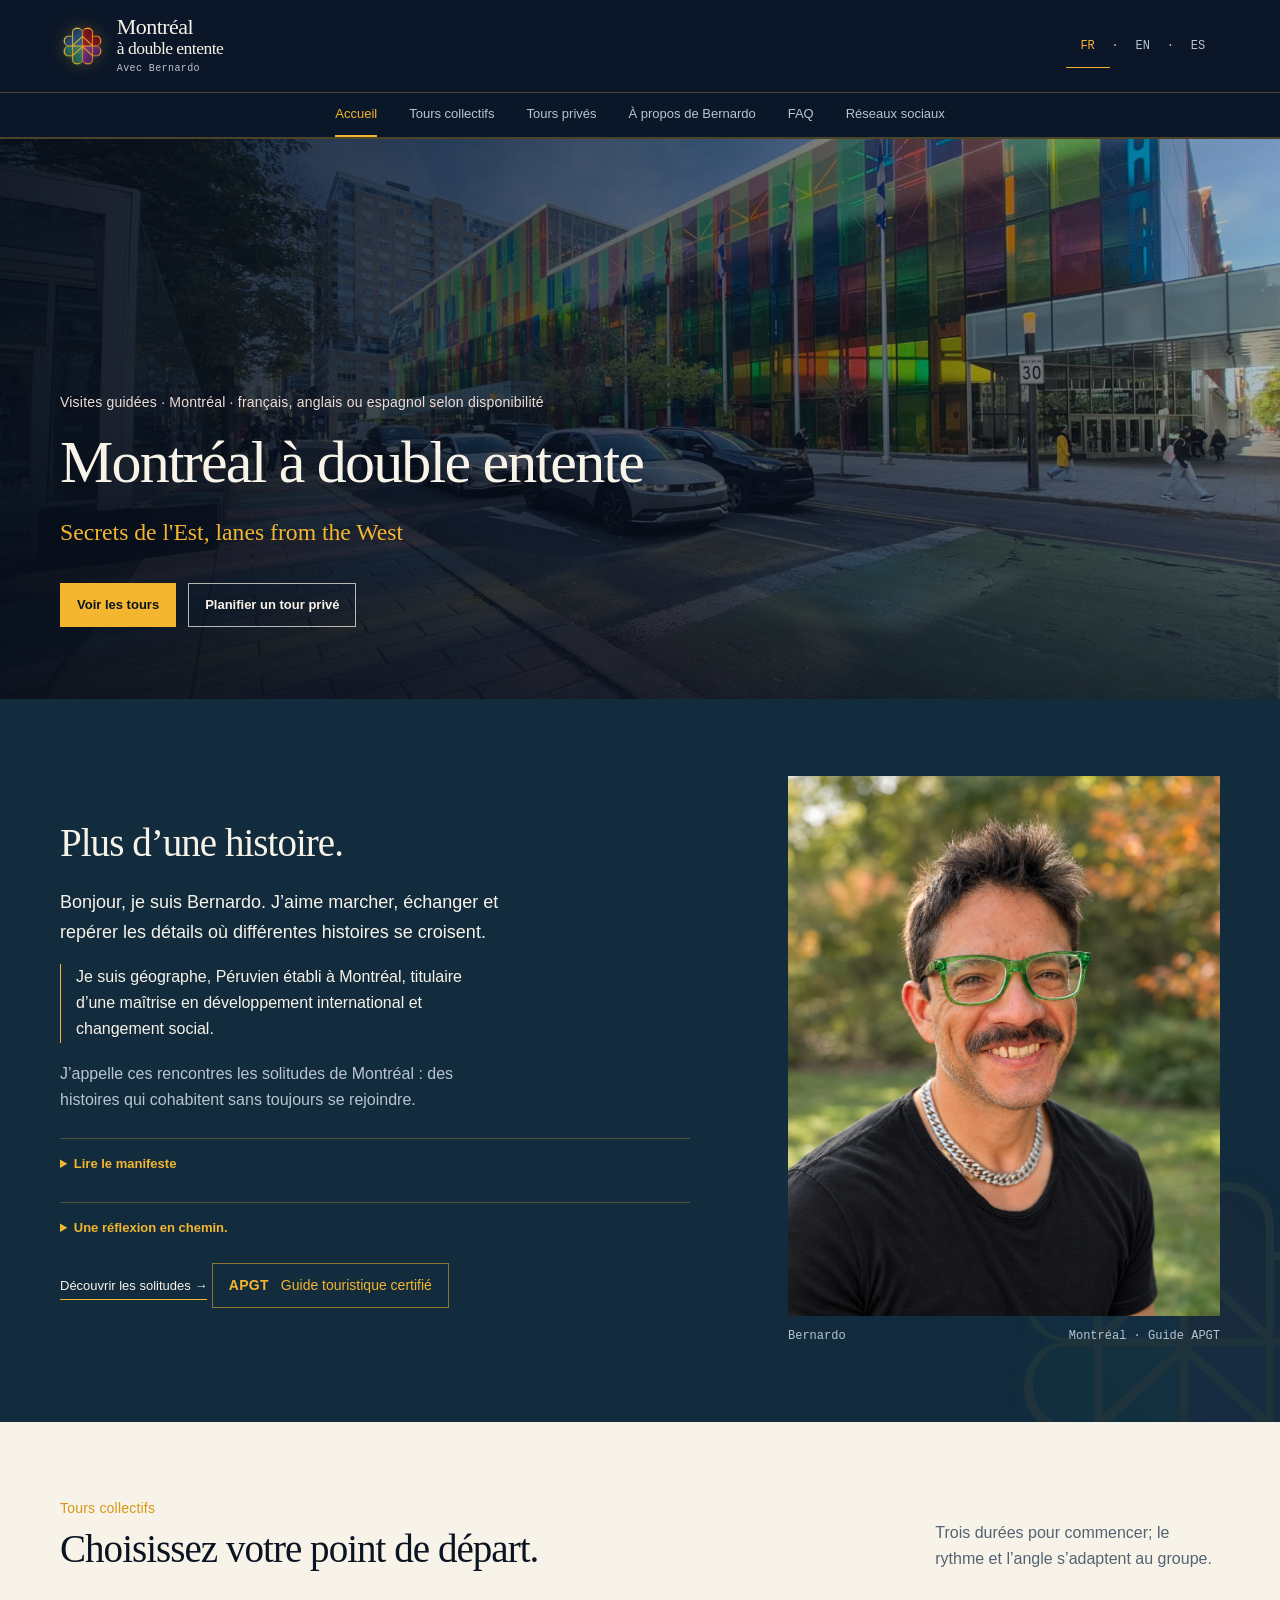
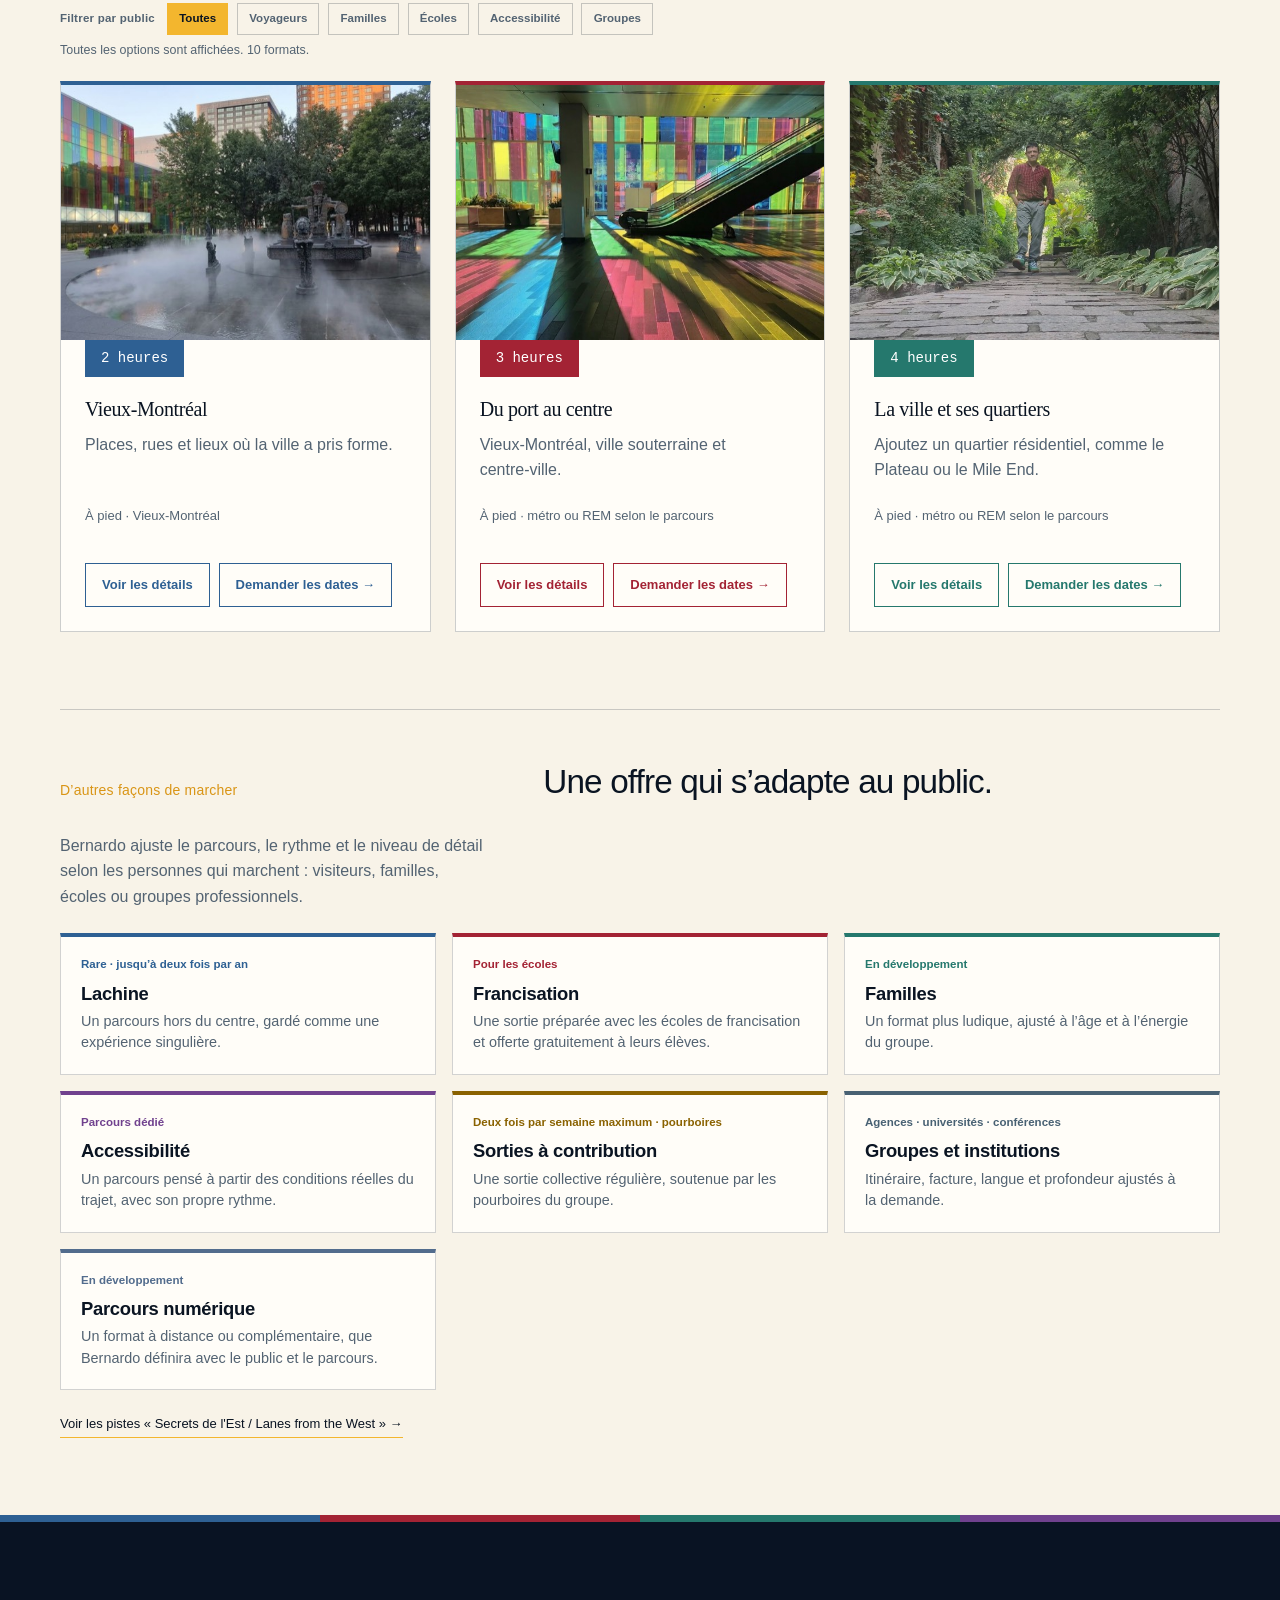
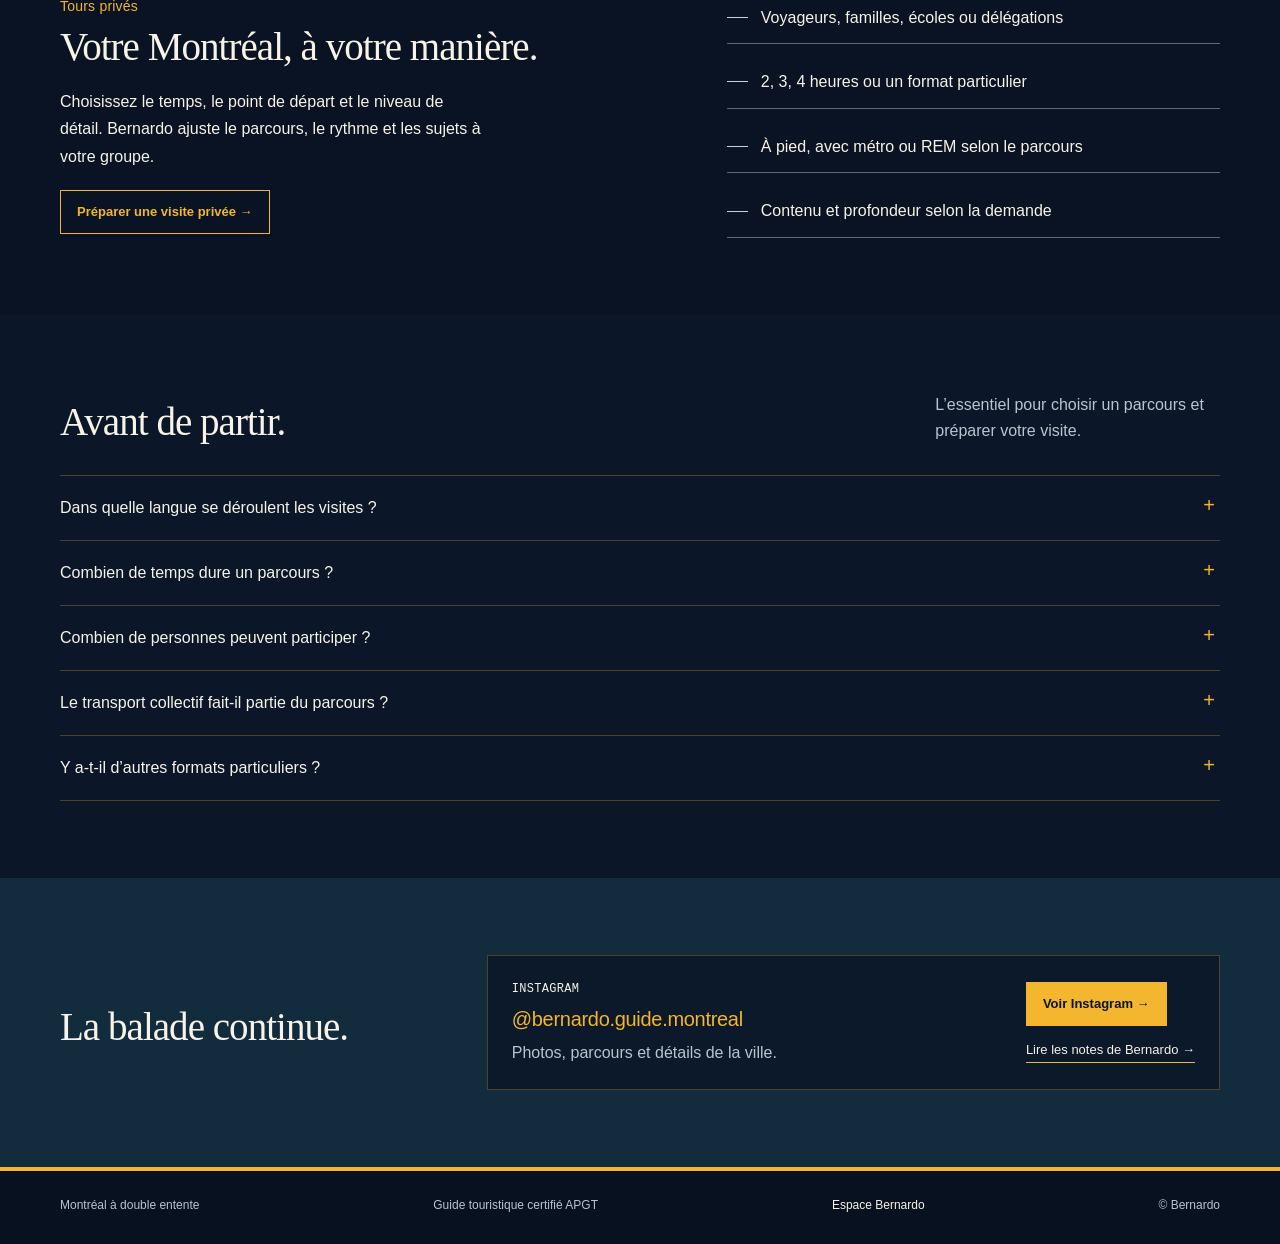
<file: index.html>
<!doctype html>
<html lang="fr">
<head>
  <meta charset="utf-8">
  <meta name="viewport" content="width=device-width, initial-scale=1">
  <meta name="description" content="Montréal à double entente. Visites guidées à Montréal avec Bernardo, le plus souvent en français ou en anglais, parfois en espagnol. Tours collectifs, privés et formats adaptés à chaque groupe.">
  <meta name="theme-color" content="#0b1728">
  <link rel="icon" type="image/png" href="assets/branding/montréal-double-entente-mark.png">
  <title>Montréal à double entente — Avec Bernardo</title>
  <style>
    :root { --paper:#f4f0e8; --white:#fbfaf6; --limestone:#e4dbce; --accent:#943a35; --accent-dark:#6b302c; --ink:#292825; --muted:#6c6860; --line:rgba(41,40,37,.18); --serif:"Iowan Old Style","Palatino Linotype",Georgia,"Times New Roman",serif; --sans:"Avenir Next",Avenir,Inter,-apple-system,BlinkMacSystemFont,"Segoe UI",sans-serif; --mono:"SFMono-Regular",Consolas,monospace; }
    * { box-sizing:border-box; }
    html { scroll-behavior:smooth; scroll-padding-top:72px; }
    body { margin:0; background:var(--paper); color:var(--ink); font:16px/1.55 var(--sans); }
    a { color:inherit; text-decoration:none; }
    a:focus-visible,button:focus-visible,summary:focus-visible { outline:2px solid var(--accent); outline-offset:4px; }
    .wrap { width:min(1160px,calc(100% - 48px)); margin-inline:auto; }
    .site-header { position:relative; z-index:10; background:var(--white); }
    .header-main { position:relative; min-height:94px; display:flex; justify-content:center; align-items:center; }
    .brand { display:block; padding:11px 25px 10px; background:var(--paper); border-bottom:2px solid var(--accent); color:var(--ink); text-align:center; font:500 25px/.95 var(--serif); letter-spacing:-.04em; }
    .brand-line { display:block; font-size:.8em; line-height:1.15; }
    .brand small { display:block; margin-top:6px; color:var(--muted); font:8px var(--mono); letter-spacing:.13em; text-transform:uppercase; }
    .language-switch { position:absolute; top:50%; right:0; transform:translateY(-50%); display:flex; flex-shrink:0; gap:7px; align-items:center; color:var(--muted); font:10px var(--mono); }
    .language { padding:5px 1px; border:0; border-bottom:1px solid transparent; background:none; color:inherit; cursor:pointer; font:inherit; opacity:.62; }
    .language[aria-pressed="true"] { border-color:var(--accent); color:var(--accent-dark); opacity:1; }
    .site-nav { border-block:1px solid var(--line); background:var(--white); }
    .nav-track { display:flex; justify-content:center; align-items:center; gap:clamp(16px,3vw,38px); overflow-x:auto; scrollbar-width:none; }
    .nav-track::-webkit-scrollbar { display:none; }
    .nav-link { flex:none; padding:14px 0 13px; border-bottom:2px solid transparent; color:var(--muted); font:10px var(--mono); letter-spacing:.035em; white-space:nowrap; }
    .nav-link:hover,.nav-link[aria-current="page"] { border-color:var(--accent); color:var(--accent-dark); }
    main { overflow:hidden; }
    section { scroll-margin-top:68px; }
    .hero { position:relative; min-height:570px; display:flex; align-items:flex-end; overflow:hidden; background:#292825; color:var(--white); }
    .hero > img { position:absolute; inset:0; width:100%; height:100%; object-fit:cover; object-position:center 45%; }
    .hero::after { position:absolute; inset:0; content:""; background:linear-gradient(90deg,rgba(25,23,22,.78),rgba(25,23,22,.35) 56%,rgba(25,23,22,.08)),linear-gradient(0deg,rgba(25,23,22,.34),transparent 46%); }
    .hero-copy { position:relative; z-index:1; width:min(1160px,calc(100% - 48px)); margin:0 auto; padding:70px 0 78px; }
    .eyebrow,.section-label,.meta,.credit,.caption,.small-label { font:10px var(--mono); letter-spacing:.08em; text-transform:uppercase; }
    .hero .eyebrow { color:#f0ddd6; }
    h1,h2,h3,p { margin-top:0; }
    h1 { max-width:780px; margin:16px 0 18px; font:400 clamp(50px,8vw,92px)/.98 var(--serif); letter-spacing:-.03em; }
    .hero-copy > p { max-width:540px; margin-bottom:0; color:rgba(255,255,255,.88); font-size:18px; }
    .hero-copy > .brand-tagline { max-width:650px; color:var(--white); font:400 clamp(20px,2.6vw,28px)/1.4 var(--serif); text-wrap:balance; }
    .actions { display:flex; flex-wrap:wrap; gap:11px; margin-top:25px; }
    .button { display:inline-flex; justify-content:center; align-items:center; min-height:44px; padding:11px 17px; border:1px solid currentColor; font:10px var(--mono); letter-spacing:.06em; text-transform:uppercase; transition:background .18s ease,color .18s ease,border-color .18s ease; }
    .button.primary { border-color:var(--accent); background:var(--accent); color:white; }
    .button.light { border-color:rgba(255,255,255,.82); color:white; }
    .button:hover { border-color:var(--accent-dark); background:var(--accent-dark); color:white; }


    .section { padding:70px 0 76px; }
    .section-heading { display:flex; justify-content:space-between; align-items:end; gap:30px; margin-bottom:30px; }
    .section-label { color:var(--accent-dark); }
    .section-heading h2,.about h2,.private h2,.social h2 { max-width:690px; margin:9px 0 0; font:400 clamp(37px,5vw,60px)/1.02 var(--serif); letter-spacing:-.03em; }
    .section-heading > p { max-width:350px; margin:0; color:var(--muted); font-size:14px; }
    .about-section { background:var(--limestone); }
    .about { display:grid; grid-template-columns:1.03fr .97fr; gap:62px; align-items:center; }
    .about-copy > p { max-width:590px; color:#514d46; font-size:16px; }
    .about-copy > p:first-of-type { margin:18px 0 13px; font-size:18px; }
    .about-copy > p:nth-of-type(2) { margin-bottom:18px; padding-left:15px; border-left:1px solid var(--accent); }
    .about-photo { margin:0; position:relative; }
    .about-photo img { display:block; width:100%; height:auto; max-height:590px; aspect-ratio:.82; object-fit:cover; object-position:center 47%; }
    .about-photo figcaption { display:flex; justify-content:space-between; gap:10px; margin-top:9px; color:var(--muted); font:9px var(--mono); letter-spacing:.04em; text-transform:uppercase; }
    .credential { display:inline-flex; align-items:center; gap:10px; margin-top:9px; padding:10px 13px; border:1px solid rgba(148,58,53,.32); color:var(--accent-dark); }
    .credential strong { font:600 11px var(--sans); letter-spacing:.02em; text-transform:none; }
    .tour-section { background:var(--white); }
    .tour-grid { display:grid; grid-template-columns:repeat(3,minmax(0,1fr)); gap:22px; }
    .tour-card { display:flex; min-width:0; flex-direction:column; border:1px solid rgba(41,40,37,.16); background:var(--white); text-align:left; }
    .tour-image { position:relative; overflow:hidden; margin:0; aspect-ratio:1.45; background:var(--limestone); }
    .tour-image img { position:absolute; inset:0; display:block; width:100%; height:100%; object-fit:cover; transition:transform .3s ease; }
    .tour-image .lane-photo { object-position:center 30%; }
    .tour-card:hover .tour-image img { transform:scale(1.025); }

    .tour-content { display:flex; flex:1; flex-direction:column; align-items:flex-start; padding:0 21px 22px; }
    .duration { margin-top:-1px; padding:9px 17px; background:var(--accent); color:white; font:11px var(--mono); letter-spacing:.04em; }
    .tour-card h3 { margin:18px 0 7px; font:400 22px/1.12 var(--serif); letter-spacing:-.02em; }
    .tour-card p { max-width:300px; margin-bottom:16px; color:var(--muted); font-size:13px; }
    .route { margin-top:auto; color:var(--muted); font:9px var(--mono); letter-spacing:.04em; text-transform:uppercase; }
    .tour-card .button { margin-top:17px; border-color:var(--accent); color:var(--accent-dark); }
    .tour-card .button:hover { border-color:var(--accent); color:white; }
    .private { padding:68px 0 72px; border-top:4px solid var(--accent); background:var(--ink); color:white; }
    .private-grid { display:grid; grid-template-columns:1.15fr .85fr; align-items:center; gap:70px; }
    .private .section-label { color:#e6b8b1; }
    .private h2 { max-width:660px; margin:10px 0 15px; }
    .private-copy > p { max-width:570px; margin-bottom:0; color:rgba(255,255,255,.9); font-size:16px; }
    .private .button { justify-self:start; margin-top:20px; border-color:white; color:white; }
    .private .button:hover { border-color:var(--accent); }
    .private-points { display:grid; gap:12px; }
    .private-point { display:flex; align-items:center; gap:13px; padding:13px 0; border-bottom:1px solid rgba(255,255,255,.36); color:white; font-size:14px; }
    .private-point::before { content:""; width:21px; flex:none; border-top:1px solid rgba(255,255,255,.8); }
    .faq-section { background:var(--paper); }
    .faq-list { border-top:1px solid var(--line); }
    .faq-list details { border-bottom:1px solid var(--line); }
    .faq-list summary { position:relative; padding:17px 38px 17px 0; cursor:pointer; list-style:none; font-size:17px; font-weight:500; }
    .faq-list summary::-webkit-details-marker { display:none; }
    .faq-list summary::after { position:absolute; top:15px; right:5px; content:"+"; color:var(--accent); font:20px var(--sans); }
    .faq-list details[open] summary::after { content:"−"; }
    .faq-list details p { max-width:760px; margin:0; padding:0 40px 18px 0; color:var(--muted); font-size:14px; }
    .social-section { background:var(--limestone); }
    .social { display:grid; grid-template-columns:.8fr 1.2fr; align-items:center; gap:50px; }
    .social-panel { display:flex; justify-content:space-between; align-items:center; gap:22px; padding:25px; border:1px solid var(--line); background:rgba(251,250,246,.9); }
    .social-panel p { margin:7px 0 0; color:var(--muted); font-size:13px; }
    .social-panel .handle { margin-top:7px; color:var(--accent-dark); font-size:clamp(20px,2.4vw,30px); font-weight:500; letter-spacing:-.035em; }
    .social-links { display:flex; flex-direction:column; align-items:flex-start; gap:14px; }
    .text-link { display:inline-block; padding-bottom:3px; border-bottom:1px solid var(--accent); font:10px var(--mono); letter-spacing:.05em; text-transform:uppercase; }
    .text-link:hover { color:var(--accent-dark); }
    .footer { display:flex; justify-content:space-between; align-items:center; gap:20px; padding:25px 0 30px; border-top:4px solid var(--accent); background:var(--ink); color:white; font:9px var(--mono); letter-spacing:.05em; text-transform:uppercase; }
    .footer-inner { display:flex; justify-content:space-between; align-items:center; gap:20px; }
    .footer a { color:rgba(255,255,255,.88); }
    .footer a:hover { color:white; text-decoration:underline; text-underline-offset:3px; }
    @media(max-width:850px) {
      .about { grid-template-columns:1fr 1fr; gap:32px; }
      .private-grid { gap:36px; }
      .tour-grid { gap:14px; }
      .tour-content { padding-inline:14px; }
    }
    @media(max-width:650px) {
      .wrap { width:calc(100% - 32px); }
      .header-main { min-height:86px; justify-content:flex-start; gap:12px; }
      .brand { padding:9px 16px 8px; font-size:21px; }
      .language-switch { position:static; transform:none; margin-left:auto; }
      .nav-track { justify-content:flex-start; gap:23px; }
      .nav-link { padding:12px 0 11px; font-size:9px; }
      .hero { min-height:520px; }
      .hero > img { object-position:65% center; }
      .hero-copy { width:calc(100% - 32px); padding:58px 0 58px; }
      h1 { font-size:clamp(47px,13vw,72px); }
      .hero-copy > p { font-size:16px; }

      .section { padding:52px 0 58px; }
      .section-heading { display:block; }
      .section-heading > p { margin-top:14px; }
      .about { grid-template-columns:1fr; gap:24px; }
      .about-photo { max-width:500px; }
      .about-photo img { max-height:530px; }
      .tour-grid { grid-template-columns:1fr; gap:16px; }
      .tour-card { display:grid; grid-template-columns:.9fr 1.1fr; text-align:left; }
      .tour-image { aspect-ratio:auto; min-height:235px; }

      .tour-content { align-items:flex-start; padding:17px 16px 18px; }
      .duration { margin:0; padding:6px 9px; font-size:9px; }
      .tour-card h3 { margin:14px 0 7px; font-size:19px; }
      .tour-card p { font-size:12px; }
      .route { line-height:1.45; }
      .tour-card .button { min-height:39px; margin-top:13px; padding:9px 10px; font-size:9px; }
      .private { padding:52px 0 56px; }
      .private-grid { grid-template-columns:1fr; gap:27px; }
      .private-point { padding:10px 0; }
      .faq-list summary { font-size:15px; }
      .social { grid-template-columns:1fr; gap:23px; }
      .social-panel { align-items:flex-start; flex-direction:column; padding:20px; }
      .footer-inner { align-items:flex-start; flex-direction:column; padding-block:20px; }
    }
    @media(max-width:390px) { .tour-card { grid-template-columns:1fr; }.tour-image { min-height:0; aspect-ratio:1.45; }.tour-content { padding:16px; } }
    @media(prefers-reduced-motion:reduce) { html { scroll-behavior:auto; } *,*::before,*::after { transition:none!important; } }
  </style>
  <link rel="stylesheet" href="site-type.css">
</head>
<body class="page-home">
  <div class="scroll-progress" aria-hidden="true"></div>
  <header class="site-header">
    <div class="wrap header-main">
      <a class="brand" href="#home"><img class="brand-mark" src="assets/branding/montréal-double-entente-mark.png" width="512" height="512" alt="Logo de Montréal à double entente"><span class="brand-name" lang="fr">Montréal <span class="brand-line">à double entente</span></span><small data-copy-es="Con Bernardo" data-copy-fr="Avec Bernardo" data-copy-en="With Bernardo">Con Bernardo</small></a>
      <button class="menu-toggle" type="button" aria-expanded="false" aria-controls="primary-nav" data-copy-es="Menu" data-copy-fr="Menu" data-copy-en="Menu">Menu</button>
      <span class="language-switch" role="group" aria-label="Langue">
        <button class="language" type="button" data-lang="fr" aria-pressed="true">FR</button> ·
        <button class="language" type="button" data-lang="en" aria-pressed="false">EN</button> ·
        <button class="language" type="button" data-lang="es" aria-pressed="false">ES</button>
      </span>
    </div>
    <nav class="site-nav" id="primary-nav" aria-label="Navegación principal"><div class="wrap nav-track">
      <a class="nav-link" href="#home" data-section-link aria-current="page" data-copy-es="Inicio" data-copy-fr="Accueil" data-copy-en="Home">Inicio</a>
      <a class="nav-link" href="#collective" data-section-link data-copy-es="Tours colectivos" data-copy-fr="Tours collectifs" data-copy-en="Collective Tours">Tours colectivos</a>
      <a class="nav-link" href="#private" data-section-link data-copy-es="Tours privados" data-copy-fr="Tours privés" data-copy-en="Private Tours">Tours privados</a>
      <a class="nav-link" href="#about" data-section-link data-copy-es="Sobre Bernardo" data-copy-fr="À propos de Bernardo" data-copy-en="About Bernardo">Sobre Bernardo</a>
      <a class="nav-link" href="#faq" data-section-link data-copy-es="Preguntas" data-copy-fr="FAQ" data-copy-en="FAQ">Preguntas</a>
      <a class="nav-link" href="#social" data-section-link data-copy-es="Redes sociales" data-copy-fr="Réseaux sociaux" data-copy-en="Social Media">Redes sociales</a>
    </div></nav>
  </header>

  <main>
    <section class="hero" id="home">
      <img src="assets/walking/palais-street.jpg" width="1920" height="887" alt="La fachada de vidrios de colores del Palais des congrès, vista desde la calle." data-alt-es="La fachada de vidrios de colores del Palais des congrès, vista desde la calle." data-alt-fr="La façade aux vitres colorées du Palais des congrès, vue depuis la rue." data-alt-en="The coloured glass facade of the Palais des congrès, seen from the street." srcset="assets/walking/palais-street-960.jpg 960w, assets/walking/palais-street.jpg 1920w" sizes="100vw" fetchpriority="high">
      <div class="hero-copy">
        <div class="eyebrow" data-copy-es="Visitas guiadas · Montréal · francés, inglés o español según disponibilidad" data-copy-fr="Visites guidées · Montréal · français, anglais ou espagnol selon disponibilité" data-copy-en="Guided walks · Montréal · French, English or Spanish as available">Visites guidées · Montréal · français, anglais ou espagnol selon disponibilité</div>
        <h1 lang="fr">Montréal à double entente</h1>
        <p class="brand-tagline"><span lang="fr">Secrets de l'Est,</span> <span lang="en">lanes from the West</span></p>
        <div class="actions"><a class="button primary" href="#collective" data-copy-es="Ver tours" data-copy-fr="Voir les tours" data-copy-en="Find your tour">Ver tours</a><a class="button light" href="#private" data-open-request data-copy-es="Planear un tour privado" data-copy-fr="Planifier un tour privé" data-copy-en="Plan a private tour">Planear un tour privado</a></div>
      </div>
    </section>

    <section class="section about-section" id="about">
      <div class="wrap about">
        <div class="about-copy">
          
          <h2 data-copy-es="Más de una historia." data-copy-fr="Plus d’une histoire." data-copy-en="More than one story.">Más de una historia.</h2>
          <p data-copy-es="Hola, soy Bernardo. Me gusta caminar, conversar y notar los detalles donde se cruzan distintas historias." data-copy-fr="Bonjour, je suis Bernardo. J’aime marcher, échanger et repérer les détails où différentes histoires se croisent." data-copy-en="Hello, I’m Bernardo. I like to walk, talk and notice the details where different stories cross.">Hola, soy Bernardo. Me gusta caminar, conversar y notar los detalles donde se cruzan distintas historias.</p>
          <p class="about-profile" data-copy-es="Soy geógrafo peruano establecido en Montréal, con una maestría en desarrollo internacional y cambio social." data-copy-fr="Je suis géographe, Péruvien établi à Montréal, titulaire d’une maîtrise en développement international et changement social." data-copy-en="I am a Peruvian geographer based in Montréal, with a master’s degree in international development and social change.">Je suis géographe, Péruvien établi à Montréal, titulaire d’une maîtrise en développement international et changement social.</p>
          <p data-copy-es="Llamo solitudes a esos encuentros: historias que comparten un lugar, aunque no siempre lleguen a encontrarse." data-copy-fr="J’appelle ces rencontres les solitudes de Montréal : des histoires qui cohabitent sans toujours se rejoindre." data-copy-en="I call these encounters Montréal’s solitudes: stories sharing a place without always meeting.">Llamo solitudes a esos encuentros: historias que comparten un lugar, aunque no siempre lleguen a encontrarse.</p>
          <details class="manifesto">
            <summary data-copy-es="Leer el manifiesto · français" data-copy-fr="Lire le manifeste" data-copy-en="Read the manifesto · French">Leer el manifiesto · français</summary>
            <div class="manifesto-note" data-copy-es="Texto completo en francés." data-copy-fr="Texte intégral en français." data-copy-en="Full text in French.">Texto completo en francés.</div>
            <div class="manifesto-copy" lang="fr">
              <h3>Montréal à double sens</h3>
              <p>Ce qui me fascine dans les villes, c’est ce qu’elles partagent. Partout, des gens cherchent une place où vivre, une langue dans laquelle se reconnaître, un avenir à construire. Ces aspirations prennent chaque fois une forme différente. À Montréal, elles se lisent dans les rues, les bâtiments, les œuvres et les gestes du quotidien. C’est cette rencontre entre des questions communes et une ville singulière que je vous invite à explorer.</p>
              <p>Je suis géographe, Péruvien établi à Montréal. Mon regard voyage entre les lieux, les échelles et les histoires. Une façade m’intéresse pour sa beauté, pour ce qu’elle raconte des personnes qui l’ont construite et de celles qui vivent autour. Une rue me donne envie de comprendre ce qu’elle relie, ce qu’elle sépare et ce qui a changé de part et d’autre. La géographie commence là : dans les relations entre les gens et les lieux.</p>
              <p>J’appelle « solitudes » ces mondes qui se côtoient dans une même ville. Des langues, des mémoires, des façons d’habiter qui se rencontrent parfois et s’ignorent souvent. Leurs frontières traversent les quartiers, mais aussi nos habitudes et nos manières de regarder. Elles bougent. Un espace public, une œuvre, une conversation peuvent ouvrir un passage. Je m’intéresse à ces moments où quelque chose devient possible entre des personnes qui partageaient déjà la ville.</p>
              <p>Marcher permet de s’en approcher. À pied, on peut s’arrêter devant un détail, revenir sur ses pas, suivre une question. Une passerelle nous fait lever les yeux. Un vitrail retient la lumière. Une sculpture donne une présence à une histoire. Le plaisir de découvrir compte : il nous rend attentifs et nous donne envie d’aller plus loin. La beauté d’un lieu peut nous conduire vers les choix, les espoirs et les conflits qui lui ont donné sa forme.</p>
              <p>Je tiens à raconter ces tensions avec soin. Les lieux que nous visitons appartiennent au quotidien de ceux qui y habitent. Leurs histoires demandent de la précision, de l’écoute et la place nécessaire aux désaccords. Parler de rapprochement ou de réconciliation engage aussi à regarder ce qui change concrètement : qui peut rester, qui peut prendre la parole, qui participe aux décisions. Une ville se transforme dans ces possibilités très réelles de vivre ensemble.</p>
              <p>Une visite prend vie dans l’échange. Vous arrivez avec vos souvenirs, vos questions, votre propre expérience des villes. Ce que vous reconnaissez ici enrichit ce que nous regardons ensemble. J’apporte un parcours, des connaissances et un point de vue; notre conversation leur donne une autre portée. On peut parler sérieusement, rire, s’étonner et laisser une question ouverte.</p>
              <p>J’aimerais que vous repartiez avec un attachement à Montréal et une attention nouvelle pour les lieux que vous traverserez ensuite. Que quelque chose aperçu ici vous accompagne ailleurs. Qu’au détour d’une rue, chez vous, vous ayez envie de ralentir et de regarder encore.</p>
              <p class="manifesto-close">Marchons. La ville a encore beaucoup à nous apprendre.</p>
            </div>
          </details>
          <details class="about-more">
            <summary data-copy-es="Una reflexión para el camino." data-copy-fr="Une réflexion en chemin." data-copy-en="A thought for the walk.">Una reflexión para el camino.</summary>
          <p class="reflection-copy" data-copy-es="Cuando viajamos, generalmente vamos a la caza de aquello que solamente se puede encontrar en ese destino. Pero, al final del viaje, es aquello que la ciudad comparte con nuestra ciudad de origen lo que nos cautiva más." data-copy-fr="Quand nous voyageons, nous partons généralement à la recherche de ce que seule cette destination peut nous offrir. Mais, à la fin du voyage, c’est ce que la ville partage avec notre ville d’origine qui nous captive le plus." data-copy-en="When we travel, we usually seek out what can only be found in that destination. But by the end of the trip, what captivates us most is what the city shares with our hometown.">Cuando viajamos, generalmente vamos a la caza de aquello que solamente se puede encontrar en ese destino. Pero, al final del viaje, es aquello que la ciudad comparte con nuestra ciudad de origen lo que nos cautiva más.</p>
          <p class="reflection-copy" data-copy-es="Esas historias que se repiten en los contextos más disímiles son una manifestación de la más pura humanidad." data-copy-fr="Ces histoires qui se répètent dans les contextes les plus différents sont une manifestation de notre humanité la plus pure." data-copy-en="Those stories that recur in vastly different settings are an expression of humanity in its purest form.">Esas historias que se repiten en los contextos más disímiles son una manifestación de la más pura humanidad.</p>
          <p class="reflection-copy" data-copy-es="¿Y si te hablo de una ciudad construida sobre una isla fluvial, habitada por Primeras Naciones que un día conocieron a colonos europeos y que luego fueron ambas conquistadas por el invasor inglés? Y, para colmo, en el centro de esa isla hay un parque enorme diseñado por el mismo arquitecto. No sabemos si hablamos de Nueva York o de Montréal." data-copy-fr="Et si je vous parlais d’une ville construite sur une île fluviale, habitée par les Premières Nations qui ont fini par rencontrer des colons européens, puis dont les deux peuples furent conquis par l’envahisseur anglais ? Et, par-dessus le marché, au milieu de cette île se trouve un grand parc conçu par le même architecte. Impossible de savoir si l’on parle de New York ou de Montréal." data-copy-en="What if I told you about a city built on a river island, inhabited by First Nations who eventually encountered European settlers, and then both were conquered by the English invader? To top it off, in the middle of that island there is a large park designed by the same architect. We might be talking about New York City or Montréal.">¿Y si te hablo de una ciudad construida sobre una isla fluvial, habitada por Primeras Naciones que un día conocieron a colonos europeos y que luego fueron ambas conquistadas por el invasor inglés? Y, para colmo, en el centro de esa isla hay un parque enorme diseñado por el mismo arquitecto. No sabemos si hablamos de Nueva York o de Montréal.</p>
          <p class="reflection-copy" data-copy-es="Y, de la misma forma, si te hablo de una ciudad que tiene una cruz sobre la cima de la colina que está al lado del centro histórico, y cuya historia está fuertemente asociada con la fundación de la ciudad, podríamos estar hablando de cualquier ciudad de América Latina, incluida Montréal." data-copy-fr="De la même manière, si je vous parlais d’une ville qui porte une croix au sommet de la colline voisine du centre historique, et dont l’histoire est étroitement liée à la fondation de la ville, il pourrait s’agir de n’importe quelle ville d’Amérique latine, Montréal comprise." data-copy-en="Likewise, if I told you about a city with a cross on the summit of the hill beside its historic centre, and the history of that cross closely tied to the city’s founding, it could be any city in Latin America, including Montréal.">Y, de la misma forma, si te hablo de una ciudad que tiene una cruz sobre la cima de la colina que está al lado del centro histórico, y cuya historia está fuertemente asociada con la fundación de la ciudad, podríamos estar hablando de cualquier ciudad de América Latina, incluida Montréal.</p>
          </details>
          <a class="text-link solitude-link" href="solitudes.html?lang=fr" data-solitudes-link data-copy-es="Explorar las solitudes →" data-copy-fr="Découvrir les solitudes →" data-copy-en="Explore the solitudes →">Découvrir les solitudes →</a>
          <div class="credential"><strong>APGT</strong><span data-copy-es="Guía turístico certificado" data-copy-fr="Guide touristique certifié" data-copy-en="Certified tour guide">Guía turístico certificado</span></div>
        </div>
        <figure class="about-photo"><img src="assets/bernardo-portrait.png" width="1086" height="1448" alt="Retrato de Bernardo sonriendo en un parque." data-alt-es="Retrato de Bernardo sonriendo en un parque." data-alt-fr="Portrait de Bernardo souriant dans un parc." data-alt-en="Portrait of Bernardo smiling in a park." loading="lazy"><figcaption><span>Bernardo</span><span data-copy-es="Montréal · Guía APGT" data-copy-fr="Montréal · Guide APGT" data-copy-en="Montréal · APGT guide">Montréal · Guía APGT</span></figcaption></figure>
      </div>
    </section>

    <section class="section tour-section" id="collective">
      <div class="wrap">
        <div class="section-heading"><div><div class="section-label" data-copy-es="Tours colectivos" data-copy-fr="Tours collectifs" data-copy-en="Collective Tours">Tours colectivos</div><h2 data-copy-es="Elige el punto de partida." data-copy-fr="Choisissez votre point de départ." data-copy-en="Start with a route.">Elige el punto de partida.</h2></div><p data-copy-es="Tres duraciones para empezar; el ritmo y el enfoque se ajustan al grupo." data-copy-fr="Trois durées pour commencer; le rythme et l’angle s’adaptent au groupe." data-copy-en="Three durations to start; pace and focus adapt to the group.">Tres duraciones para empezar; el ritmo y el enfoque se ajustan al grupo.</p></div>
        <div class="offer-filter" role="group" aria-label="Filtrer les offres" data-filter-group>
          <span class="filter-label" data-copy-es="Ver por público" data-copy-fr="Filtrer par public" data-copy-en="Filter by audience">Ver por público</span>
          <button class="filter-button" type="button" data-filter="all" aria-pressed="true" data-copy-es="Todos" data-copy-fr="Toutes" data-copy-en="All">Todos</button>
          <button class="filter-button" type="button" data-filter="travellers" aria-pressed="false" data-copy-es="Viajeros" data-copy-fr="Voyageurs" data-copy-en="Travellers">Viajeros</button>
          <button class="filter-button" type="button" data-filter="families" aria-pressed="false" data-copy-es="Familias" data-copy-fr="Familles" data-copy-en="Families">Familias</button>
          <button class="filter-button" type="button" data-filter="schools" aria-pressed="false" data-copy-es="Escuelas" data-copy-fr="Écoles" data-copy-en="Schools">Escuelas</button>
          <button class="filter-button" type="button" data-filter="accessibility" aria-pressed="false" data-copy-es="Accesibilidad" data-copy-fr="Accessibilité" data-copy-en="Accessibility">Accesibilidad</button>
          <button class="filter-button" type="button" data-filter="groups" aria-pressed="false" data-copy-es="Grupos" data-copy-fr="Groupes" data-copy-en="Groups">Grupos</button>
        </div>
        <p class="filter-status" id="filter-status" aria-live="polite" data-copy-es="Mostrando todas las opciones." data-copy-fr="Toutes les options sont affichées." data-copy-en="Showing every option.">Toutes les options sont affichées.</p>
        <div class="tour-grid">
          <article class="tour-card tour-blue" data-audience="travellers families">
            <figure class="tour-image"><img src="assets/walking/square-fountain.jpg" width="800" height="369" alt="Una fuente rodeada de bruma, árboles y fachadas de colores." data-alt-es="Una fuente rodeada de bruma, árboles y fachadas de colores." data-alt-fr="Une fontaine entourée de brume, d’arbres et de façades colorées." data-alt-en="A fountain surrounded by mist, trees and colourful facades." loading="lazy" decoding="async"></figure>
            <div class="tour-content"><div class="duration" data-copy-es="2 horas" data-copy-fr="2 heures" data-copy-en="2 hours">2 horas</div><h3 data-copy-es="Vieux-Montréal" data-copy-fr="Vieux-Montréal" data-copy-en="Old Montréal">Vieux-Montréal</h3><p data-copy-es="Plazas, calles y los lugares donde empezó la ciudad." data-copy-fr="Places, rues et lieux où la ville a pris forme." data-copy-en="Squares, streets and places where the city began.">Plazas, calles y los lugares donde empezó la ciudad.</p><div class="route" data-copy-es="A pie · Vieux-Montréal" data-copy-fr="À pied · Vieux-Montréal" data-copy-en="On foot · Old Montréal">A pie · Vieux-Montréal</div><div class="tour-actions"><button class="button tour-detail" type="button" data-tour-detail="old-montreal" data-copy-es="Ver detalles" data-copy-fr="Voir les détails" data-copy-en="View details">Voir les détails</button><a class="button" href="https://www.instagram.com/bernardo.guide.montreal/" target="_blank" rel="noreferrer" data-copy-es="Consultar fechas →" data-copy-fr="Demander les dates →" data-copy-en="Ask about dates →">Consultar fechas →</a></div></div>
          </article>
          <article class="tour-card tour-red" data-audience="travellers groups">
            <figure class="tour-image"><img src="assets/walking/palais-light.jpg" width="800" height="446" alt="Luz de colores sobre el suelo y una escalera mecánica del Palais des congrès." data-alt-es="Luz de colores sobre el suelo y una escalera mecánica del Palais des congrès." data-alt-fr="Des lumières colorées sur le sol et un escalier mécanique du Palais des congrès." data-alt-en="Coloured light across the floor and an escalator at the Palais des congrès." loading="lazy" decoding="async"></figure>
            <div class="tour-content"><div class="duration" data-copy-es="3 horas" data-copy-fr="3 heures" data-copy-en="3 hours">3 horas</div><h3 data-copy-es="Del puerto al centro" data-copy-fr="Du port au centre" data-copy-en="From port to downtown">Del puerto al centro</h3><p data-copy-es="Vieux-Montréal, ciudad subterránea y centro." data-copy-fr="Vieux-Montréal, ville souterraine et centre-ville." data-copy-en="Old Montréal, the underground city and downtown.">Vieux-Montréal, ciudad subterránea y centro.</p><div class="route" data-copy-es="A pie · metro o REM según la ruta" data-copy-fr="À pied · métro ou REM selon le parcours" data-copy-en="On foot · métro or REM as needed">A pie · metro o REM según la ruta</div><div class="tour-actions"><button class="button tour-detail" type="button" data-tour-detail="port-downtown" data-copy-es="Ver detalles" data-copy-fr="Voir les détails" data-copy-en="View details">Voir les détails</button><a class="button" href="https://www.instagram.com/bernardo.guide.montreal/" target="_blank" rel="noreferrer" data-copy-es="Consultar fechas →" data-copy-fr="Demander les dates →" data-copy-en="Ask about dates →">Consultar fechas →</a></div></div>
          </article>
          <article class="tour-card tour-green" data-audience="travellers families accessibility">
            <figure class="tour-image"><img src="assets/walking/green-lane-walk.jpg" width="676" height="897" alt="Un hombre camina por un pasaje de piedra rodeado de vegetación." data-alt-es="Un hombre camina por un pasaje de piedra rodeado de vegetación." data-alt-fr="Un homme marche dans un passage de pierre bordé de végétation." data-alt-en="A man walking along a stone path surrounded by greenery." class="lane-photo" loading="lazy" decoding="async"></figure>
            <div class="tour-content"><div class="duration" data-copy-es="4 horas" data-copy-fr="4 heures" data-copy-en="4 hours">4 horas</div><h3 data-copy-es="Ciudad y barrios" data-copy-fr="La ville et ses quartiers" data-copy-en="City and neighbourhoods">Ciudad y barrios</h3><p data-copy-es="Añade un barrio residencial, como Plateau o Mile End." data-copy-fr="Ajoutez un quartier résidentiel, comme le Plateau ou le Mile End." data-copy-en="Add a residential neighbourhood such as the Plateau or the Mile End.">Añade un barrio residencial, como Plateau o Mile End.</p><div class="route" data-copy-es="A pie · metro o REM según la ruta" data-copy-fr="À pied · métro ou REM selon le parcours" data-copy-en="On foot · métro or REM as needed">A pie · metro o REM según la ruta</div><div class="tour-actions"><button class="button tour-detail" type="button" data-tour-detail="city-neighbourhoods" data-copy-es="Ver detalles" data-copy-fr="Voir les détails" data-copy-en="View details">Voir les détails</button><a class="button" href="https://www.instagram.com/bernardo.guide.montreal/" target="_blank" rel="noreferrer" data-copy-es="Consultar fechas →" data-copy-fr="Demander les dates →" data-copy-en="Ask about dates →">Consultar fechas →</a></div></div>
          </article>
        </div>
        <div class="offer-adapt">
          <div class="offer-adapt-intro"><div class="section-label" data-copy-es="Más formas de caminar" data-copy-fr="D’autres façons de marcher" data-copy-en="More ways to walk">Más formas de caminar</div><h3 data-copy-es="Una oferta que cambia con el público." data-copy-fr="Une offre qui s’adapte au public." data-copy-en="An offer that adapts to its audience.">Una oferta que cambia con el público.</h3><p data-copy-es="Bernardo ajusta el recorrido, el ritmo y el nivel de detalle según quién camina: visitantes, familias, escuelas o grupos profesionales." data-copy-fr="Bernardo ajuste le parcours, le rythme et le niveau de détail selon les personnes qui marchent : visiteurs, familles, écoles ou groupes professionnels." data-copy-en="Bernardo adjusts the route, pace and level of detail for the people walking: visitors, families, schools or professional groups.">Bernardo ajusta el recorrido, el ritmo y el nivel de detalle según quién camina: visitantes, familias, escuelas o grupos profesionales.</p></div>
          <div class="offer-grid">
            <article class="offer-card offer-blue" data-audience="travellers"><div class="offer-status" data-copy-es="Raro · hasta dos veces por año" data-copy-fr="Rare · jusqu’à deux fois par an" data-copy-en="Rare · up to twice a year">Raro · hasta dos veces por año</div><h4 data-copy-es="Lachine" data-copy-fr="Lachine" data-copy-en="Lachine">Lachine</h4><p data-copy-es="Un recorrido fuera del centro, conservado como una experiencia singular." data-copy-fr="Un parcours hors du centre, gardé comme une expérience singulière." data-copy-en="A route beyond the centre, kept as a singular experience.">Un recorrido fuera del centro, conservado como una experiencia singular.</p></article>
            <article class="offer-card offer-red" data-audience="schools"><div class="offer-status" data-copy-es="Para escuelas" data-copy-fr="Pour les écoles" data-copy-en="For schools">Para escuelas</div><h4 data-copy-es="Francización" data-copy-fr="Francisation" data-copy-en="French-language schools">Francización</h4><p data-copy-es="Una salida preparada con las escuelas de francización y ofrecida gratuitamente a sus alumnos." data-copy-fr="Une sortie préparée avec les écoles de francisation et offerte gratuitement à leurs élèves." data-copy-en="A visit prepared with French-language schools and offered free to their students.">Una salida preparada con las escuelas de francización y ofrecida gratuitamente a sus alumnos.</p></article>
            <article class="offer-card offer-green" data-audience="families"><div class="offer-status" data-copy-es="En desarrollo" data-copy-fr="En développement" data-copy-en="In development">En desarrollo</div><h4 data-copy-es="Familias" data-copy-fr="Familles" data-copy-en="Families">Familias</h4><p data-copy-es="Un formato más lúdico, ajustado a la edad y a la energía del grupo." data-copy-fr="Un format plus ludique, ajusté à l’âge et à l’énergie du groupe." data-copy-en="A more playful format, adjusted to the group’s age and energy.">Un formato más lúdico, ajustado a la edad y a la energía del grupo.</p></article>
            <article class="offer-card offer-violet" data-audience="accessibility"><div class="offer-status" data-copy-es="Ruta dedicada" data-copy-fr="Parcours dédié" data-copy-en="Dedicated route">Ruta dedicada</div><h4 data-copy-es="Accesibilidad" data-copy-fr="Accessibilité" data-copy-en="Accessibility">Accesibilidad</h4><p data-copy-es="Un recorrido pensado con las condiciones reales del trayecto y un ritmo propio." data-copy-fr="Un parcours pensé à partir des conditions réelles du trajet, avec son propre rythme." data-copy-en="A route built around actual conditions and its own pace.">Un recorrido pensado con las condiciones reales del trayecto y un ritmo propio.</p></article>
            <article class="offer-card offer-gold" data-audience="travellers"><div class="offer-status" data-copy-es="Máximo dos veces por semana · propinas" data-copy-fr="Deux fois par semaine maximum · pourboires" data-copy-en="Up to twice a week · tips">Máximo dos veces por semana · propinas</div><h4 data-copy-es="Salidas a contribución" data-copy-fr="Sorties à contribution" data-copy-en="Pay-what-you-can walks">Salidas a contribución</h4><p data-copy-es="Una salida colectiva regular, sostenida por las propinas del grupo." data-copy-fr="Une sortie collective régulière, soutenue par les pourboires du groupe." data-copy-en="A regular collective walk supported by the group’s tips.">Una salida colectiva regular, sostenida por las propinas del grupo.</p></article>
            <article class="offer-card offer-slate" data-audience="groups"><div class="offer-status" data-copy-es="Agencias · universidades · conferencias" data-copy-fr="Agences · universités · conférences" data-copy-en="Agencies · universities · conferences">Agencias · universidades · conferencias</div><h4 data-copy-es="Grupos e instituciones" data-copy-fr="Groupes et institutions" data-copy-en="Groups and institutions">Groupes et institutions</h4><p data-copy-es="Itinerario, factura, lenguaje y profundidad ajustados al encargo." data-copy-fr="Itinéraire, facture, langue et profondeur ajustés à la demande." data-copy-en="Itinerary, invoice, language and depth shaped around the brief.">Itinéraire, facture, langue et profondeur ajustés à la demande.</p></article>
            <article class="offer-card offer-digital" data-audience="travellers groups"><div class="offer-status" data-copy-es="En desarrollo" data-copy-fr="En développement" data-copy-en="In development">En desarrollo</div><h4 data-copy-es="Parcours numérique" data-copy-fr="Parcours numérique" data-copy-en="Digital walk">Parcours numérique</h4><p data-copy-es="Un formato a distancia o complementario, que Bernardo definirá con el público y el recorrido." data-copy-fr="Un format à distance ou complémentaire, que Bernardo définira avec le public et le parcours." data-copy-en="A remote or companion format, to be defined around the audience and route.">Un format à distance ou complémentaire, que Bernardo définira avec le public et le parcours.</p></article>
          </div>
          <a class="text-link routes-link" href="routes.html?lang=fr" data-routes-link data-copy-es="Ver las pistas « Secrets de l'Est / Lanes from the West » →" data-copy-fr="Voir les pistes « Secrets de l'Est / Lanes from the West » →" data-copy-en="See the “Secrets de l'Est / Lanes from the West” route ideas →">Voir les pistes « Secrets de l'Est / Lanes from the West » →</a>
        </div>
      </div>
    </section>

    <section class="private" id="private">
      <div class="wrap private-grid">
        <div class="private-copy"><div class="section-label" data-copy-es="Tours privados" data-copy-fr="Tours privés" data-copy-en="Private Tours">Tours privados</div><h2 data-copy-es="Tu Montréal, a tu manera." data-copy-fr="Votre Montréal, à votre manière." data-copy-en="Your Montréal, your way.">Tu Montréal, a tu manera.</h2><p data-copy-es="Elige el tiempo, el punto de partida y el nivel de detalle. Bernardo ajusta la ruta, el ritmo y los temas a tu grupo." data-copy-fr="Choisissez le temps, le point de départ et le niveau de détail. Bernardo ajuste le parcours, le rythme et les sujets à votre groupe." data-copy-en="Choose the time, starting point and level of detail. Bernardo shapes the route, pace and subjects around your group.">Elige el tiempo, el punto de partida y el nivel de detalle. Bernardo ajusta la ruta, el ritmo y los temas a tu grupo.</p><a class="button" href="#request-dialog" data-open-request data-copy-es="Preparar una visita privada →" data-copy-fr="Préparer une visite privée →" data-copy-en="Plan a private visit →">Preparar una visita privée →</a></div>
        <div class="private-points"><div class="private-point" data-copy-es="Viajeros, familias, escuelas o delegaciones" data-copy-fr="Voyageurs, familles, écoles ou délégations" data-copy-en="Travellers, families, schools or delegations">Viajeros, familias, escuelas o delegaciones</div><div class="private-point" data-copy-es="2, 3, 4 horas o un formato especial" data-copy-fr="2, 3, 4 heures ou un format particulier" data-copy-en="2, 3, 4 hours or a special format">2, 3, 4 horas o un formato especial</div><div class="private-point" data-copy-es="A pie, con metro o REM según la ruta" data-copy-fr="À pied, avec métro ou REM selon le parcours" data-copy-en="On foot, with métro or REM as needed">A pie, con metro o REM según la ruta</div><div class="private-point" data-copy-es="Contenido y profundidad según el encargo" data-copy-fr="Contenu et profondeur selon la demande" data-copy-en="Content and depth shaped around the brief">Contenido y profundidad según el encargo</div></div>
      </div>
    </section>

    <section class="section faq-section" id="faq">
      <div class="wrap"><div class="section-heading"><div><h2 data-copy-es="Antes de salir." data-copy-fr="Avant de partir." data-copy-en="Before you go.">Antes de salir.</h2></div><p data-copy-es="Lo esencial para elegir un recorrido y preparar tu visita." data-copy-fr="L’essentiel pour choisir un parcours et préparer votre visite." data-copy-en="The essentials for choosing a tour and planning your visit.">Lo esencial para elegir un recorrido y preparar tu visita.</p></div>
        <div class="faq-list">
          <details><summary data-copy-es="¿En qué idioma son los tours?" data-copy-fr="Dans quelle langue se déroulent les visites ?" data-copy-en="What languages are the tours in?">¿En qué idioma son los tours?</summary><p data-copy-es="Las visitas se ofrecen principalmente en francés y en inglés; algunas fechas pueden realizarse en español. Confirma el idioma al reservar. El sitio está disponible en las tres lenguas." data-copy-fr="Les visites sont généralement proposées en français et en anglais; certaines dates peuvent se faire en espagnol. Confirmez la langue lors de la réservation. Le site est disponible dans les trois langues." data-copy-en="Tours are usually offered in French and English; some dates may be available in Spanish. Confirm the language when you book. The site is available in all three languages.">Les visites sont généralement proposées en français et en anglais; certaines dates peuvent se faire en espagnol. Confirmez la langue lors de la réservation. Le site est disponible dans les trois langues.</p></details>
          <details><summary data-copy-es="¿Cuánto dura un recorrido?" data-copy-fr="Combien de temps dure un parcours ?" data-copy-en="How long is a tour?">¿Cuánto dura un recorrido?</summary><p data-copy-es="Puedes elegir entre 2, 3 y 4 horas. El recorrido de 2 horas se concentra en el Vieux-Montréal; las rutas más largas pueden incluir el centro y otros barrios." data-copy-fr="Vous pouvez choisir entre 2, 3 et 4 heures. Le parcours de 2 heures se concentre sur le Vieux-Montréal; les plus longs peuvent inclure le centre-ville et d’autres quartiers." data-copy-en="Choose from 2, 3 or 4 hours. The 2-hour walk focuses on Old Montréal; longer routes can include downtown and other neighbourhoods.">Puedes elegir entre 2, 3 y 4 horas. El recorrido de 2 horas se concentra en el Vieux-Montréal; las rutas más largas pueden incluir el centro y otros barrios.</p></details>
          <details><summary data-copy-es="¿Cuántas personas pueden participar?" data-copy-fr="Combien de personnes peuvent participer ?" data-copy-en="How many people can join?">¿Cuántas personas pueden participar?</summary><p data-copy-es="Las visitas colectivas están pensadas para grupos pequeños, hasta diez personas. Las visitas privadas y los grupos institucionales se preparan según el encargo y la disponibilidad." data-copy-fr="Les visites collectives sont pensées pour de petits groupes, jusqu’à dix personnes. Les visites privées et les groupes institutionnels se préparent selon la demande et les disponibilités." data-copy-en="Collective walks are designed for small groups of up to ten people. Private visits and institutional groups are prepared around the brief and availability.">Las visitas colectivas están pensadas para grupos pequeños, hasta diez personas. Las visitas privadas y los grupos institucionales se preparan según el encargo y la disponibilidad.</p></details>
          <details><summary data-copy-es="¿Se utiliza transporte público?" data-copy-fr="Le transport collectif fait-il partie du parcours ?" data-copy-en="Do tours use public transit?">¿Se utiliza transporte público?</summary><p data-copy-es="Algunas rutas de 3 o 4 horas combinan caminata y transporte público. El trayecto se confirma al preparar la visita." data-copy-fr="Certains parcours de 3 ou 4 heures combinent marche et transport collectif. L’itinéraire est confirmé lors de la préparation de la visite." data-copy-en="Some 3- or 4-hour routes combine walking with public transit. The itinerary is confirmed while planning your visit.">Algunas rutas de 3 o 4 horas combinan caminata y transporte público. El trayecto se confirma al preparar la visita.</p></details>
          <details><summary data-copy-es="¿Hay otros formatos especiales?" data-copy-fr="Y a-t-il d’autres formats particuliers ?" data-copy-en="Are other special formats available?">¿Hay otros formatos especiales?</summary><p data-copy-es="Sí. Lachine es un recorrido raro, ofrecido hasta dos veces por año. También se preparan visitas para familias, escuelas de francización y personas con movilidad reducida. Las salidas a contribución y los formatos para agencias, universidades o conferencias dependen del calendario y del encargo; consulta con Bernardo antes de reservar." data-copy-fr="Oui. Lachine est un parcours rare, proposé jusqu’à deux fois par an. Des visites pour les familles, les écoles de francisation et les personnes à mobilité réduite sont aussi en préparation. Les sorties à contribution et les formats pour agences, universités ou conférences dépendent du calendrier et de la demande; vérifiez avec Bernardo avant de réserver." data-copy-en="Yes. Lachine is a rare route, offered up to twice a year. Visits for families, French-language schools and people with reduced mobility are also being developed. Pay-what-you-can walks and formats for agencies, universities or conferences depend on the calendar and the brief; ask Bernardo before booking.">Sí. Lachine es un recorrido raro, ofrecido hasta dos veces por año. También se preparan visitas para familias, escuelas de francización y personas con movilidad reducida. Las salidas a contribución y los formatos para agencias, universidades o conferencias dependen del calendario y del encargo; consulta con Bernardo antes de reservar.</p></details>
        </div>
      </div>
    </section>

    <section class="section social-section" id="social">
      <div class="wrap social"><div><h2 data-copy-es="La caminata sigue." data-copy-fr="La balade continue." data-copy-en="Keep exploring.">La caminata sigue.</h2></div>
        <div class="social-panel"><div><div class="meta">Instagram</div><div class="handle">@bernardo.guide.montreal</div><p data-copy-es="Fotos, recorridos y detalles de la ciudad." data-copy-fr="Photos, parcours et détails de la ville." data-copy-en="Photos, walks and details from the city.">Fotos, recorridos y detalles de la ciudad.</p></div><div class="social-links"><a class="button primary" href="https://www.instagram.com/bernardo.guide.montreal/" target="_blank" rel="noreferrer" data-copy-es="Ver Instagram →" data-copy-fr="Voir Instagram →" data-copy-en="Visit Instagram →">Ver Instagram →</a><a class="text-link" href="blog.html?lang=fr" data-blog-link data-copy-es="Leer notas de Bernardo →" data-copy-fr="Lire les notes de Bernardo →" data-copy-en="Read Bernardo’s notes →">Leer notas de Bernardo →</a></div></div>
      </div>
    </section>

    <dialog class="prototype-dialog" id="tour-dialog" aria-labelledby="tour-dialog-title">
      <div class="dialog-card">
        <button class="dialog-close" type="button" data-close-dialog aria-label="Fermer" data-aria-es="Cerrar" data-aria-fr="Fermer" data-aria-en="Close">×</button>
        <div class="dialog-kicker" data-copy-es="Vista previa del recorrido" data-copy-fr="Aperçu du parcours" data-copy-en="Route preview">Vista previa del recorrido</div>
        <h2 id="tour-dialog-title">Vieux-Montréal</h2>
        <p class="dialog-lead" id="tour-dialog-summary">Places, rues et lieux où la ville a pris forme.</p>
        <dl class="dialog-facts">
          <div><dt data-copy-es="Duración" data-copy-fr="Durée" data-copy-en="Duration">Duración</dt><dd id="tour-dialog-duration">2 heures</dd></div>
          <div><dt data-copy-es="Ritmo" data-copy-fr="Rythme" data-copy-en="Pace">Ritmo</dt><dd id="tour-dialog-pace">Marche tranquille</dd></div>
          <div><dt data-copy-es="Idiomas" data-copy-fr="Langues" data-copy-en="Languages">Idiomas</dt><dd id="tour-dialog-language">Français · English</dd></div>
        </dl>
        <div class="dialog-actions"><button class="button primary" type="button" data-open-request data-copy-es="Preparar este recorrido" data-copy-fr="Préparer ce parcours" data-copy-en="Plan this route">Preparar ce parcours</button><button class="button" type="button" data-close-dialog data-copy-es="Volver" data-copy-fr="Retour" data-copy-en="Back">Retour</button></div>
      </div>
    </dialog>

    <dialog class="prototype-dialog request-dialog" id="request-dialog" aria-labelledby="request-dialog-title">
      <div class="dialog-card">
        <button class="dialog-close" type="button" data-close-dialog aria-label="Fermer" data-aria-es="Cerrar" data-aria-fr="Fermer" data-aria-en="Close">×</button>
        <div class="dialog-kicker" data-copy-es="Primera conversación" data-copy-fr="Premier échange" data-copy-en="First conversation">Primera conversación</div>
        <h2 id="request-dialog-title" data-copy-es="Cuéntame cómo quieres caminar Montréal." data-copy-fr="Parlez-moi de la Montréal que vous voulez parcourir." data-copy-en="Tell me how you want to walk Montréal.">Parlez-moi de la Montréal que vous voulez parcourir.</h2>
        <p class="dialog-lead" data-copy-es="Este formulario es una maqueta: guarda los datos en tu navegador y muestra el siguiente paso sin enviar nada todavía." data-copy-fr="Cette maquette garde les données dans votre navigateur et montre la prochaine étape, sans rien envoyer pour l’instant." data-copy-en="This prototype keeps the details in your browser and shows the next step without sending anything yet.">Cette maquette garde les données dans votre navigateur et montre la prochaine étape, sans rien envoyer pour l’instant.</p>
        <form class="request-form" id="request-form">
          <label><span data-copy-es="Nombre" data-copy-fr="Nom" data-copy-en="Name">Nom</span><input name="name" type="text" autocomplete="name" required data-placeholder-es="Tu nombre" data-placeholder-fr="Votre nom" data-placeholder-en="Your name" placeholder="Votre nom"></label>
          <label><span data-copy-es="Correo" data-copy-fr="Courriel" data-copy-en="Email">Courriel</span><input name="email" type="email" autocomplete="email" required data-placeholder-es="tu@correo.com" data-placeholder-fr="vous@exemple.com" data-placeholder-en="you@example.com" placeholder="vous@exemple.com"></label>
          <label><span data-copy-es="Tipo de visita" data-copy-fr="Type de visite" data-copy-en="Visit type">Type de visite</span><select name="visit-type"><option value="collective" data-copy-es="Tour colectivo" data-copy-fr="Tour collectif" data-copy-en="Collective tour">Tour collectif</option><option value="private" data-copy-es="Tour privado" data-copy-fr="Tour privé" data-copy-en="Private tour">Tour privé</option><option value="special" data-copy-es="Formato especial" data-copy-fr="Format spécial" data-copy-en="Special format">Format spécial</option></select></label>
          <label><span data-copy-es="Idioma preferido" data-copy-fr="Langue souhaitée" data-copy-en="Preferred language">Langue souhaitée</span><select name="language"><option value="fr">Français</option><option value="en">English</option><option value="es">Español</option></select></label>
          <label class="request-field-wide"><span data-copy-es="Qué quieres explorar" data-copy-fr="Ce que vous voulez explorer" data-copy-en="What you want to explore">Ce que vous voulez explorer</span><textarea name="notes" rows="4" data-placeholder-es="Un lugar, una pregunta, un ritmo..." data-placeholder-fr="Un lieu, une question, un rythme…" data-placeholder-en="A place, a question, a pace…" placeholder="Un lieu, une question, un rythme…"></textarea></label>
          <button class="button primary request-submit" type="submit" data-copy-es="Guardar la solicitud" data-copy-fr="Enregistrer la demande" data-copy-en="Save request">Enregistrer la demande</button>
        </form>
        <p class="request-success" id="request-success" role="status" hidden data-copy-es="Listo: tu solicitud está guardada en este prototipo. El siguiente paso real sería conectar el calendario o Instagram de Bernardo." data-copy-fr="C’est noté : votre demande est enregistrée dans ce prototype. La prochaine étape réelle serait de connecter le calendrier ou Instagram de Bernardo." data-copy-en="Saved: your request is stored in this prototype. The next real step would be connecting Bernardo’s calendar or Instagram.">C’est noté : votre demande est enregistrée dans ce prototype. La prochaine étape réelle serait de connecter le calendrier ou Instagram de Bernardo.</p>
      </div>
    </dialog>
  </main>
  <footer class="footer"><div class="wrap footer-inner"><span lang="fr">Montréal à double entente</span><span data-copy-es="Guía turístico certificado APGT" data-copy-fr="Guide touristique certifié APGT" data-copy-en="Certified APGT tour guide">Guía turístico certificado APGT</span><a href="admin.html" data-copy-es="Acceso de Bernardo" data-copy-fr="Espace Bernardo" data-copy-en="Bernardo login">Acceso de Bernardo</a><span>© Bernardo</span></div></footer>
  <script src="site.js" defer></script>
</body>
</html>
</file>
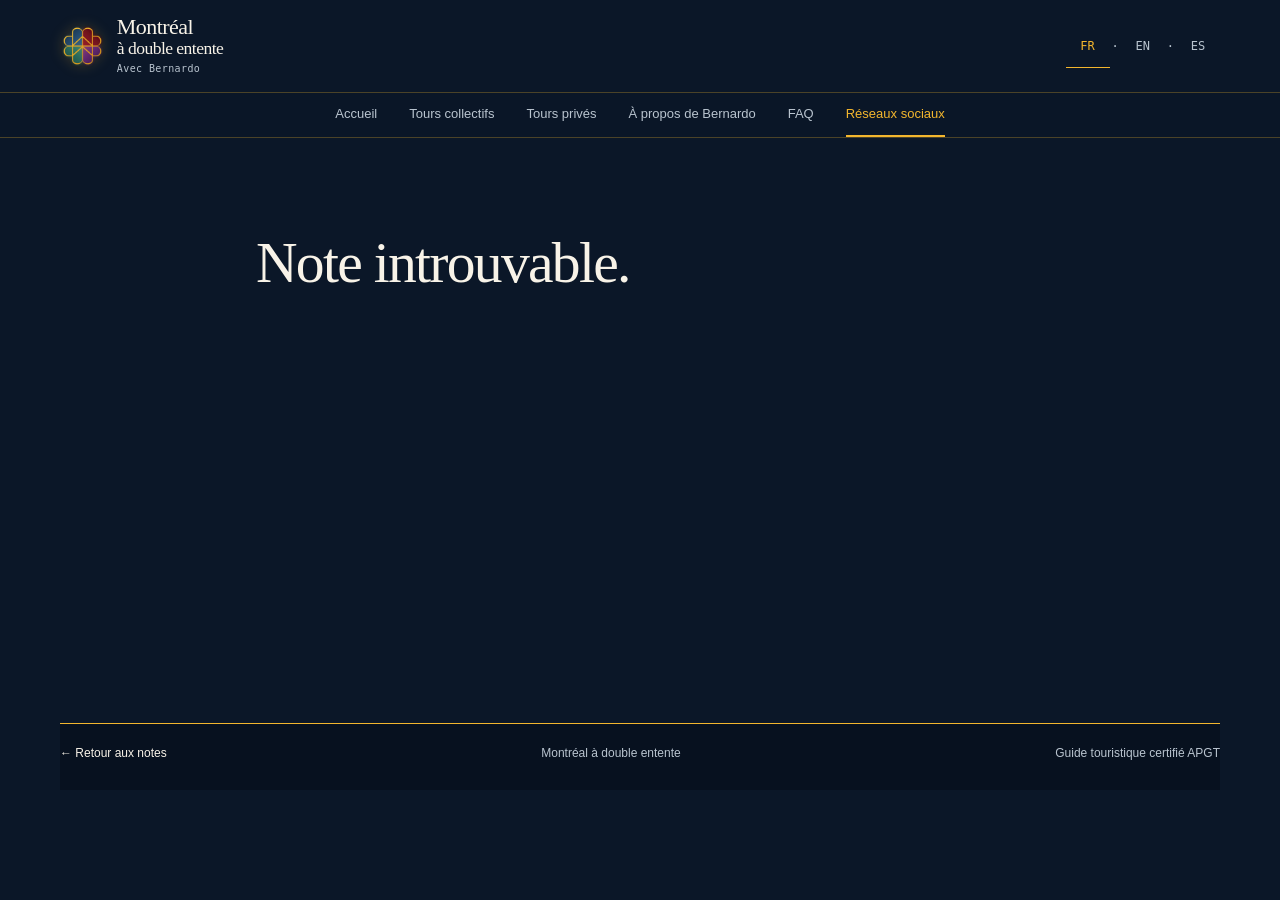
<file: post.html>
<!doctype html>
<html lang="fr">
<head>
  <meta charset="utf-8"><meta name="viewport" content="width=device-width, initial-scale=1">
  <meta name="description" content="Montréal à double entente. Une note de Bernardo sur Montréal.">
  <meta name="theme-color" content="#0b1728">
  <link rel="icon" type="image/png" href="assets/branding/montréal-double-entente-mark.png">
  <title>Note de marche · Montréal à double entente</title>
  <style>
    :root { --paper:#f4f0e8; --ink:#292825; --muted:#6c6860; --red:#943a35; --line:rgba(41,40,37,.18); --serif:"Iowan Old Style","Palatino Linotype",Georgia,"Times New Roman",serif; --sans:"Avenir Next",Avenir,Inter,-apple-system,BlinkMacSystemFont,"Segoe UI",sans-serif; --mono:"SFMono-Regular",Consolas,monospace; }
    * { box-sizing:border-box; } html { scroll-behavior:smooth; }
    body { margin:0; background:var(--paper); color:var(--ink); font:16px/1.6 var(--sans); }
    a { color:inherit; text-decoration:none; } a:focus-visible,button:focus-visible { outline:2px solid var(--red); outline-offset:4px; }
    .wrap { width:min(1160px,calc(100% - 48px)); margin:auto; }
    .header-main { min-height:94px; display:flex; align-items:center; justify-content:space-between; gap:24px; }
    .brand { font:30px/1 var(--serif); letter-spacing:-.03em; }.brand-line { display:block; font-size:.8em; line-height:1.15; }.brand small { display:block; margin:6px 0 0; font:9px var(--mono); letter-spacing:.13em; text-transform:uppercase; }
    .language-switch { display:flex; flex-shrink:0; align-items:center; gap:8px; color:var(--muted); font:10px var(--mono); }
    .language { padding:5px 1px; border:0; border-bottom:1px solid transparent; background:none; color:inherit; cursor:pointer; font:inherit; opacity:.65; }.language[aria-pressed="true"] { color:var(--ink); border-color:var(--red); opacity:1; }
    .site-nav { position:sticky; top:0; z-index:10; border-block:1px solid var(--line); background:rgba(244,240,232,.96); backdrop-filter:blur(10px); }
    .nav-track { display:flex; align-items:center; gap:28px; overflow-x:auto; scrollbar-width:none; }.nav-track::-webkit-scrollbar { display:none; }
    .nav-link { flex:none; padding:15px 0 14px; border-bottom:2px solid transparent; color:var(--muted); font:10px var(--mono); white-space:nowrap; }.nav-link:hover,.nav-link[aria-current="page"] { color:var(--ink); border-color:var(--red); }
    main { min-height:65vh; padding:66px 0 80px; }.notice,.label { color:var(--red); font:10px var(--mono); letter-spacing:.08em; text-transform:uppercase; }
    .notice { margin:0 0 28px; padding:10px 12px; border-left:2px solid var(--red); color:var(--muted); }
    .post-content { max-width:790px; margin:auto; }.post-content h1 { max-width:780px; margin:12px 0 16px; font:400 clamp(46px,7vw,78px)/.95 var(--serif); letter-spacing:-.03em; }
    .summary { max-width:680px; margin:0; color:#56524b; font:19px/1.5 var(--serif); }.body { max-width:680px; margin:38px auto 0; font-size:16px; white-space:pre-wrap; }.body p { margin:0 0 18px; }
    .footer { display:flex; justify-content:space-between; gap:18px; padding:20px 0 28px; border-top:1px solid var(--line); color:var(--muted); font:9px var(--mono); letter-spacing:.05em; text-transform:uppercase; }.footer a:hover { color:var(--red); }
    [hidden] { display:none!important; }
    @media(max-width:650px) { .wrap { width:calc(100% - 32px); }.header-main { min-height:86px; gap:12px; }.brand { font-size:26px; }.nav-track { gap:23px; }.nav-link { padding:13px 0 12px; font-size:9px; } main { padding:48px 0 68px; }.footer { flex-direction:column; } }
    @media(prefers-reduced-motion:reduce) { html { scroll-behavior:auto; } }
  </style>
  <link rel="stylesheet" href="site-type.css">
</head>
<body class="page-post">
  <header>
    <div class="wrap header-main">
      <a class="brand" href="index.html?lang=fr#home" data-home><img class="brand-mark" src="assets/branding/montréal-double-entente-mark.png" width="512" height="512" alt="Logo de Montréal à double entente"><span class="brand-name" lang="fr">Montréal <span class="brand-line">à double entente</span></span><small data-copy-es="Con Bernardo" data-copy-fr="Avec Bernardo" data-copy-en="With Bernardo">Avec Bernardo</small></a>
      <span class="language-switch" role="group" aria-label="Langue"><button class="language" type="button" data-lang="fr" aria-pressed="true">FR</button> · <button class="language" type="button" data-lang="en" aria-pressed="false">EN</button> · <button class="language" type="button" data-lang="es" aria-pressed="false">ES</button></span>
    </div>
    <nav class="site-nav" aria-label="Navegación principal"><div class="wrap nav-track">
      <a class="nav-link" href="index.html?lang=fr#home" data-home-anchor="home" data-copy-es="Inicio" data-copy-fr="Accueil" data-copy-en="Home">Accueil</a>
      <a class="nav-link" href="index.html?lang=fr#collective" data-home-anchor="collective" data-copy-es="Tours colectivos" data-copy-fr="Tours collectifs" data-copy-en="Collective Tours">Tours collectifs</a>
      <a class="nav-link" href="index.html?lang=fr#private" data-home-anchor="private" data-copy-es="Tours privados" data-copy-fr="Tours privés" data-copy-en="Private Tours">Tours privés</a>
      <a class="nav-link" href="index.html?lang=fr#about" data-home-anchor="about" data-copy-es="Sobre Bernardo" data-copy-fr="À propos de Bernardo" data-copy-en="About Bernardo">À propos de Bernardo</a>
      <a class="nav-link" href="index.html?lang=fr#faq" data-home-anchor="faq" data-copy-es="Preguntas" data-copy-fr="FAQ" data-copy-en="FAQ">FAQ</a>
      <a class="nav-link" href="blog.html?lang=fr" data-blog-link aria-current="page" data-copy-es="Redes sociales" data-copy-fr="Réseaux sociaux" data-copy-en="Social Media">Réseaux sociaux</a>
    </div></nav>
  </header>
  <main class="wrap">
    <div id="language-note" class="notice" hidden></div>
    <article id="post-content" class="post-content"><p class="summary" data-copy-es="La nota se está cargando." data-copy-fr="La note se charge." data-copy-en="Loading the note.">La nota se está cargando.</p></article>
  </main>
  <footer class="wrap footer"><a href="blog.html?lang=fr" id="back-blog" data-copy-es="← Volver a las notas" data-copy-fr="← Retour aux notes" data-copy-en="← Back to field notes">← Retour aux notes</a><span lang="fr">Montréal à double entente</span><span data-copy-es="Guía turístico certificado APGT" data-copy-fr="Guide touristique certifié APGT" data-copy-en="Certified APGT tour guide">Guide touristique certifié APGT</span></footer>
  <script src="post.js" defer></script>
</body>
</html>
</file>
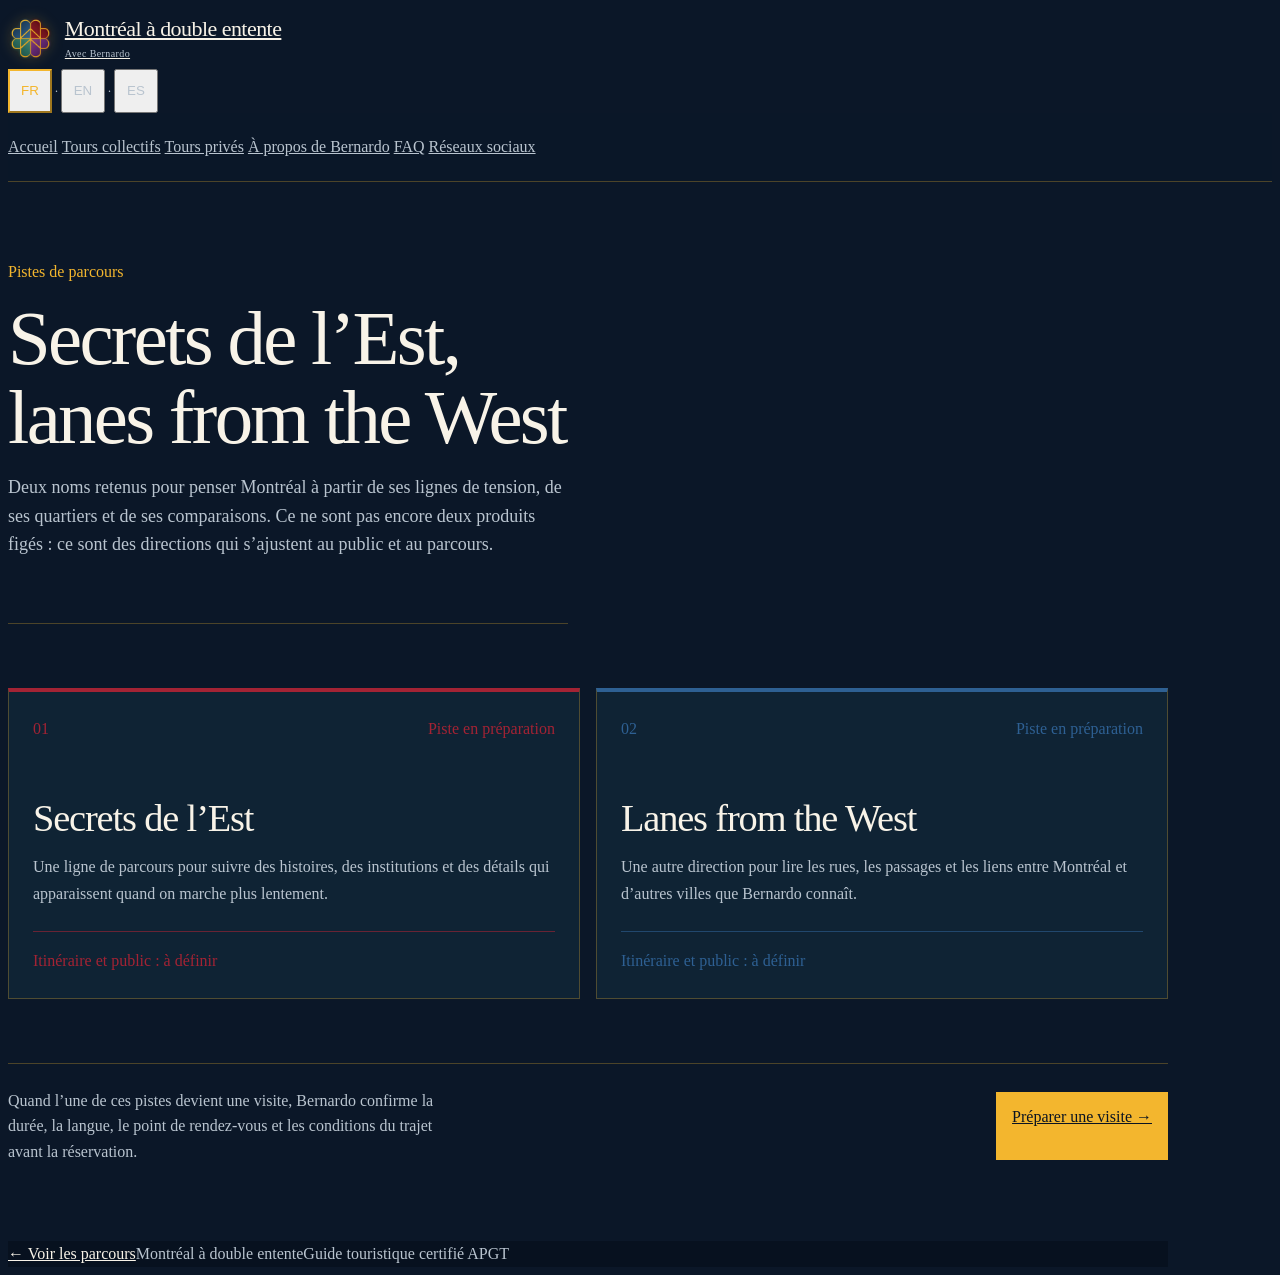
<file: routes.html>
<!doctype html>
<html lang="fr">
<head>
  <meta charset="utf-8">
  <meta name="viewport" content="width=device-width, initial-scale=1">
  <meta name="description" content="Pistes de parcours de Montréal à double entente : Secrets de l’Est et Lanes from the West.">
  <meta name="theme-color" content="#0b1728">
  <link rel="icon" type="image/png" href="assets/branding/montréal-double-entente-mark.png">
  <title>Pistes de parcours · Montréal à double entente</title>
  <link rel="stylesheet" href="site-type.css">
</head>
<body class="page-routes">
  <header class="site-header">
    <div class="wrap header-main">
      <a class="brand" href="index.html?lang=fr#home" data-home><img class="brand-mark" src="assets/branding/montréal-double-entente-mark.png" width="512" height="512" alt="Logo de Montréal à double entente"><span class="brand-name" lang="fr">Montréal <span class="brand-line">à double entente</span></span><small data-copy-es="Con Bernardo" data-copy-fr="Avec Bernardo" data-copy-en="With Bernardo">Avec Bernardo</small></a>
      <span class="language-switch" role="group" aria-label="Langue"><button class="language" type="button" data-lang="fr" aria-pressed="true">FR</button> · <button class="language" type="button" data-lang="en" aria-pressed="false">EN</button> · <button class="language" type="button" data-lang="es" aria-pressed="false">ES</button></span>
    </div>
    <nav class="site-nav" aria-label="Navigation principale"><div class="wrap nav-track">
      <a class="nav-link" href="index.html?lang=fr#home" data-home-anchor="home" data-copy-es="Inicio" data-copy-fr="Accueil" data-copy-en="Home">Accueil</a>
      <a class="nav-link" href="index.html?lang=fr#collective" data-home-anchor="collective" data-copy-es="Tours colectivos" data-copy-fr="Tours collectifs" data-copy-en="Collective Tours">Tours collectifs</a>
      <a class="nav-link" href="index.html?lang=fr#private" data-home-anchor="private" data-copy-es="Tours privados" data-copy-fr="Tours privés" data-copy-en="Private Tours">Tours privés</a>
      <a class="nav-link" href="index.html?lang=fr#about" data-home-anchor="about" data-copy-es="Sobre Bernardo" data-copy-fr="À propos de Bernardo" data-copy-en="About Bernardo">À propos de Bernardo</a>
      <a class="nav-link" href="index.html?lang=fr#faq" data-home-anchor="faq" data-copy-es="Preguntas" data-copy-fr="FAQ" data-copy-en="FAQ">FAQ</a>
      <a class="nav-link" href="index.html?lang=fr#social" data-home-anchor="social" data-copy-es="Redes sociales" data-copy-fr="Réseaux sociaux" data-copy-en="Social Media">Réseaux sociaux</a>
    </div></nav>
  </header>

  <main class="wrap route-main">
    <div class="route-kicker" data-copy-es="Pistas de parcours" data-copy-fr="Pistes de parcours" data-copy-en="Route ideas">Pistes de parcours</div>
    <div class="route-intro"><h1 data-copy-es="Secrets de l’Est, lanes from the West" data-copy-fr="Secrets de l’Est, lanes from the West" data-copy-en="Secrets de l’Est, lanes from the West">Secrets de l’Est, lanes from the West</h1><p data-copy-es="Dos nombres retenidos para pensar Montréal desde sus líneas de tensión, sus barrios y sus comparaciones. No son todavía dos productos cerrados: son direcciones que se ajustan al público y a la ruta." data-copy-fr="Deux noms retenus pour penser Montréal à partir de ses lignes de tension, de ses quartiers et de ses comparaisons. Ce ne sont pas encore deux produits figés : ce sont des directions qui s’ajustent au public et au parcours." data-copy-en="Two names held for reading Montréal through its lines of tension, neighbourhoods and comparisons. They are not fixed products yet: they are directions shaped around the audience and route.">Deux noms retenus pour penser Montréal à partir de ses lignes de tension, de ses quartiers et de ses comparaisons. Ce ne sont pas encore deux produits figés : ce sont des directions qui s’ajustent au public et au parcours.</p></div>
    <section class="route-grid" aria-label="Deux pistes de parcours">
      <article class="route-card route-east"><div class="route-card-top"><span>01</span><span data-copy-es="Pista en preparación" data-copy-fr="Piste en préparation" data-copy-en="In development">Piste en préparation</span></div><h2 data-copy-es="Secrets de l’Est" data-copy-fr="Secrets de l’Est" data-copy-en="Secrets de l’Est">Secrets de l’Est</h2><p data-copy-es="Una línea de recorrido para seguir historias, instituciones y detalles que se revelan cuando se camina más despacio." data-copy-fr="Une ligne de parcours pour suivre des histoires, des institutions et des détails qui apparaissent quand on marche plus lentement." data-copy-en="A route direction for following histories, institutions and details that appear when we slow down.">Une ligne de parcours pour suivre des histoires, des institutions et des détails qui apparaissent quand on marche plus lentement.</p><div class="route-card-note" data-copy-es="Itinerario y público: a definir" data-copy-fr="Itinéraire et public : à définir" data-copy-en="Route and audience: to be defined">Itinéraire et public : à définir</div></article>
      <article class="route-card route-west"><div class="route-card-top"><span>02</span><span data-copy-es="Pista en preparación" data-copy-fr="Piste en préparation" data-copy-en="In development">Piste en préparation</span></div><h2 data-copy-es="Lanes from the West" data-copy-fr="Lanes from the West" data-copy-en="Lanes from the West">Lanes from the West</h2><p data-copy-es="Una segunda dirección para leer calles, pasajes y conexiones entre Montréal y otras ciudades que Bernardo conoce." data-copy-fr="Une autre direction pour lire les rues, les passages et les liens entre Montréal et d’autres villes que Bernardo connaît." data-copy-en="A second direction for reading streets, lanes and connections between Montréal and other cities Bernardo knows.">Une autre direction pour lire les rues, les passages et les liens entre Montréal et d’autres villes que Bernardo connaît.</p><div class="route-card-note" data-copy-es="Itinerario y público: a definir" data-copy-fr="Itinéraire et public : à définir" data-copy-en="Route and audience: to be defined">Itinéraire et public : à définir</div></article>
    </section>
    <div class="route-footer"><p data-copy-es="Cuando una de estas pistas se convierte en una visita, Bernardo confirma la duración, el idioma, el punto de encuentro y las condiciones del trayecto antes de reservar." data-copy-fr="Quand l’une de ces pistes devient une visite, Bernardo confirme la durée, la langue, le point de rendez-vous et les conditions du trajet avant la réservation." data-copy-en="When one of these directions becomes a visit, Bernardo confirms the duration, language, meeting point and route conditions before booking.">Quand l’une de ces pistes devient une visite, Bernardo confirme la durée, la langue, le point de rendez-vous et les conditions du trajet avant la réservation.</p><a class="button primary" href="index.html?lang=fr#private" data-home-anchor="private" data-copy-es="Preparar una visita →" data-copy-fr="Préparer une visite →" data-copy-en="Plan a visit →">Préparer une visite →</a></div>
  </main>

  <footer class="wrap footer"><a href="index.html?lang=fr#collective" data-home-anchor="collective" data-copy-es="← Ver los tours" data-copy-fr="← Voir les parcours" data-copy-en="← See the tours">← Voir les parcours</a><span lang="fr">Montréal à double entente</span><span data-copy-es="Guía turístico certificado APGT" data-copy-fr="Guide touristique certifié APGT" data-copy-en="Certified APGT tour guide">Guide touristique certifié APGT</span></footer>
  <script src="routes.js" defer></script>
</body>
</html>
</file>
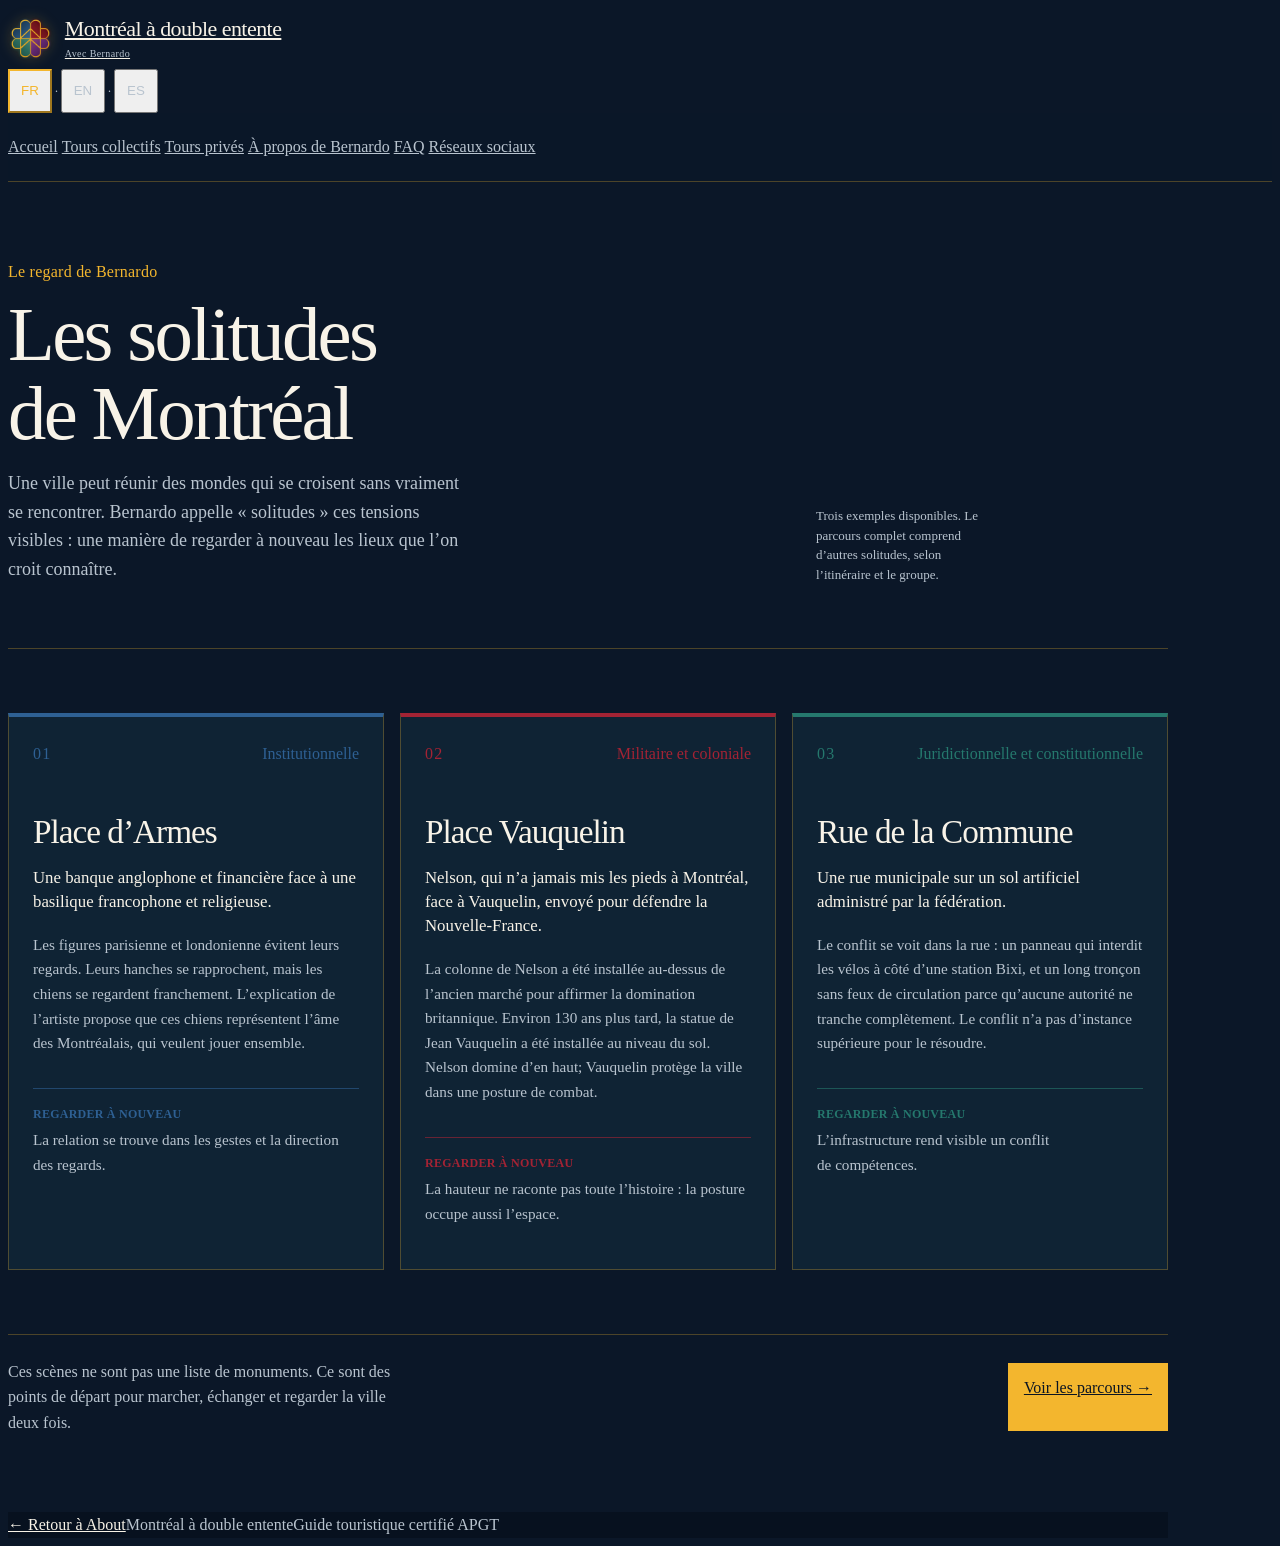
<file: solitudes.html>
<!doctype html>
<html lang="fr">
<head>
  <meta charset="utf-8">
  <meta name="viewport" content="width=device-width, initial-scale=1">
  <meta name="description" content="Les solitudes de Montréal : trois lieux où des histoires, des institutions et des règles se côtoient sans toujours se rejoindre.">
  <meta name="theme-color" content="#0b1728">
  <link rel="icon" type="image/png" href="assets/branding/montréal-double-entente-mark.png">
  <title>Les solitudes de Montréal · Montréal à double entente</title>
  <link rel="stylesheet" href="site-type.css">
</head>
<body class="page-solitudes">
  <header class="site-header">
    <div class="wrap header-main">
      <a class="brand" href="index.html?lang=fr#home" data-home><img class="brand-mark" src="assets/branding/montréal-double-entente-mark.png" width="512" height="512" alt="Logo de Montréal à double entente"><span class="brand-name" lang="fr">Montréal <span class="brand-line">à double entente</span></span><small data-copy-es="Con Bernardo" data-copy-fr="Avec Bernardo" data-copy-en="With Bernardo">Avec Bernardo</small></a>
      <span class="language-switch" role="group" aria-label="Langue"><button class="language" type="button" data-lang="fr" aria-pressed="true">FR</button> · <button class="language" type="button" data-lang="en" aria-pressed="false">EN</button> · <button class="language" type="button" data-lang="es" aria-pressed="false">ES</button></span>
    </div>
    <nav class="site-nav" aria-label="Navigation principale"><div class="wrap nav-track">
      <a class="nav-link" href="index.html?lang=fr#home" data-home-anchor="home" data-copy-es="Inicio" data-copy-fr="Accueil" data-copy-en="Home">Accueil</a>
      <a class="nav-link" href="index.html?lang=fr#collective" data-home-anchor="collective" data-copy-es="Tours colectivos" data-copy-fr="Tours collectifs" data-copy-en="Collective Tours">Tours collectifs</a>
      <a class="nav-link" href="index.html?lang=fr#private" data-home-anchor="private" data-copy-es="Tours privados" data-copy-fr="Tours privés" data-copy-en="Private Tours">Tours privés</a>
      <a class="nav-link" href="index.html?lang=fr#about" data-home-anchor="about" data-copy-es="Sobre Bernardo" data-copy-fr="À propos de Bernardo" data-copy-en="About Bernardo">À propos de Bernardo</a>
      <a class="nav-link" href="index.html?lang=fr#faq" data-home-anchor="faq" data-copy-es="Preguntas" data-copy-fr="FAQ" data-copy-en="FAQ">FAQ</a>
      <a class="nav-link" href="index.html?lang=fr#social" data-home-anchor="social" data-copy-es="Redes sociales" data-copy-fr="Réseaux sociaux" data-copy-en="Social Media">Réseaux sociaux</a>
    </div></nav>
  </header>

  <main class="wrap solitude-main">
    <div class="solitude-kicker" data-copy-es="La mirada de Bernardo" data-copy-fr="Le regard de Bernardo" data-copy-en="Bernardo’s way of seeing">Le regard de Bernardo</div>
    <div class="solitude-intro">
      <div><h1 data-copy-es="Las solitudes de Montréal" data-copy-fr="Les solitudes de Montréal" data-copy-en="Montréal’s solitudes">Les solitudes de Montréal</h1><p class="solitude-lead" data-copy-es="Una ciudad puede reunir mundos que se cruzan sin encontrarse del todo. Bernardo llama «solitudes» a esas tensiones visibles: una manera de volver a mirar los lugares que creemos conocer." data-copy-fr="Une ville peut réunir des mondes qui se croisent sans vraiment se rencontrer. Bernardo appelle « solitudes » ces tensions visibles : une manière de regarder à nouveau les lieux que l’on croit connaître." data-copy-en="A city can bring together worlds that cross without quite meeting. Bernardo calls these visible tensions “solitudes”: a way to look again at places we think we know.">Une ville peut réunir des mondes qui se croisent sans vraiment se rencontrer. Bernardo appelle « solitudes » ces tensions visibles : une manière de regarder à nouveau les lieux que l’on croit connaître.</p></div>
      <p class="solitude-note" data-copy-es="Tres ejemplos disponibles. El recorrido completo incluye otras solitudes, según la ruta y el grupo." data-copy-fr="Trois exemples disponibles. Le parcours complet comprend d’autres solitudes, selon l’itinéraire et le groupe." data-copy-en="Three examples are available here. A full visit can include other solitudes, depending on the route and the group.">Trois exemples disponibles. Le parcours complet comprend d’autres solitudes, selon l’itinéraire et le groupe.</p>
    </div>

    <section class="solitude-grid" aria-label="Trois exemples de solitudes">
      <article class="solitude-card solitude-blue" id="place-armes">
        <div class="solitude-card-top"><span class="solitude-number">01</span><span class="solitude-type" data-copy-es="Institucional" data-copy-fr="Institutionnelle" data-copy-en="Institutional">Institutionnelle</span></div>
        <h2 data-copy-es="Place d’Armes" data-copy-fr="Place d’Armes" data-copy-en="Place d’Armes">Place d’Armes</h2>
        <p class="solitude-tension" data-copy-es="Un banco anglófono y financiero frente a una basílica francófona y religiosa." data-copy-fr="Une banque anglophone et financière face à une basilique francophone et religieuse." data-copy-en="An anglophone financial institution facing a francophone religious one.">Une banque anglophone et financière face à une basilique francophone et religieuse.</p>
        <p data-copy-es="Las figuras parisina y londinense evitan sus miradas. Sus caderas se acercan, pero los perros se miran de frente. La explicación de la artista propone que esos perros representan el alma de los habitantes de Montréal, que sí quieren jugar juntos." data-copy-fr="Les figures parisienne et londonienne évitent leurs regards. Leurs hanches se rapprochent, mais les chiens se regardent franchement. L’explication de l’artiste propose que ces chiens représentent l’âme des Montréalais, qui veulent jouer ensemble." data-copy-en="The Parisian and London figures avoid each other’s gaze. Their hips turn toward one another, while the dogs look directly at each other. The artist’s explanation suggests that the dogs represent Montréal’s true spirit: people who do want to play together.">Les figures parisienne et londonienne évitent leurs regards. Leurs hanches se rapprochent, mais les chiens se regardent franchement. L’explication de l’artiste propose que ces chiens représentent l’âme des Montréalais, qui veulent jouer ensemble.</p>
        <p class="solitude-look"><strong data-copy-es="Mirar otra vez" data-copy-fr="Regarder à nouveau" data-copy-en="Look again">Regarder à nouveau</strong> <span data-copy-es="La relación está en los gestos y en la dirección de las miradas." data-copy-fr="La relation se trouve dans les gestes et la direction des regards." data-copy-en="The relationship is in the gestures and the direction of the gaze.">La relation se trouve dans les gestes et la direction des regards.</span></p>
      </article>

      <article class="solitude-card solitude-red" id="place-vauquelin">
        <div class="solitude-card-top"><span class="solitude-number">02</span><span class="solitude-type" data-copy-es="Militar y colonial" data-copy-fr="Militaire et coloniale" data-copy-en="Military and colonial">Militaire et coloniale</span></div>
        <h2 data-copy-es="Place Vauquelin" data-copy-fr="Place Vauquelin" data-copy-en="Place Vauquelin">Place Vauquelin</h2>
        <p class="solitude-tension" data-copy-es="Nelson, que nunca pisó Montréal, frente a Vauquelin, enviado para defender Nueva Francia." data-copy-fr="Nelson, qui n’a jamais mis les pieds à Montréal, face à Vauquelin, envoyé pour défendre la Nouvelle-France." data-copy-en="Nelson, who never set foot in Montréal, facing Vauquelin, sent to defend New France.">Nelson, qui n’a jamais mis les pieds à Montréal, face à Vauquelin, envoyé pour défendre la Nouvelle-France.</p>
        <p data-copy-es="La columna de Nelson fue instalada sobre el antiguo mercado para afirmar la dominación británica. Unos 130 años después, la estatua de Jean Vauquelin se instaló al nivel del suelo. Nelson domina desde arriba; Vauquelin protege la ciudad en postura de combate." data-copy-fr="La colonne de Nelson a été installée au-dessus de l’ancien marché pour affirmer la domination britannique. Environ 130 ans plus tard, la statue de Jean Vauquelin a été installée au niveau du sol. Nelson domine d’en haut; Vauquelin protège la ville dans une posture de combat." data-copy-en="Nelson’s column was installed above the former market to assert British dominance. About 130 years later, Jean Vauquelin’s statue was installed at ground level. Nelson dominates from above; Vauquelin protects the city in a fighting stance.">La colonne de Nelson a été installée au-dessus de l’ancien marché pour affirmer la domination britannique. Environ 130 ans plus tard, la statue de Jean Vauquelin a été installée au niveau du sol. Nelson domine d’en haut; Vauquelin protège la ville dans une posture de combat.</p>
        <p class="solitude-look"><strong data-copy-es="Mirar otra vez" data-copy-fr="Regarder à nouveau" data-copy-en="Look again">Regarder à nouveau</strong> <span data-copy-es="La altura no cuenta toda la historia: la postura también ocupa el espacio." data-copy-fr="La hauteur ne raconte pas toute l’histoire : la posture occupe aussi l’espace." data-copy-en="Height does not tell the whole story: posture occupies space too.">La hauteur ne raconte pas toute l’histoire : la posture occupe aussi l’espace.</span></p>
      </article>

      <article class="solitude-card solitude-green" id="rue-de-la-commune">
        <div class="solitude-card-top"><span class="solitude-number">03</span><span class="solitude-type" data-copy-es="Jurisdiccional y constitucional" data-copy-fr="Juridictionnelle et constitutionnelle" data-copy-en="Jurisdictional and constitutional">Juridictionnelle et constitutionnelle</span></div>
        <h2 data-copy-es="Rue de la Commune" data-copy-fr="Rue de la Commune" data-copy-en="Rue de la Commune">Rue de la Commune</h2>
        <p class="solitude-tension" data-copy-es="Una calle municipal sobre un suelo artificial administrado por la federación." data-copy-fr="Une rue municipale sur un sol artificiel administré par la fédération." data-copy-en="A municipal street on artificial ground administered by the federal government.">Une rue municipale sur un sol artificiel administré par la fédération.</p>
        <p data-copy-es="El resultado se ve en la calle: un panel que prohíbe las bicicletas junto a una estación Bixi, y un largo tramo sin semáforos porque ninguna autoridad termina de decidir. El conflicto no tiene una instancia superior que lo resuelva." data-copy-fr="Le conflit se voit dans la rue : un panneau qui interdit les vélos à côté d’une station Bixi, et un long tronçon sans feux de circulation parce qu’aucune autorité ne tranche complètement. Le conflit n’a pas d’instance supérieure pour le résoudre." data-copy-en="The conflict appears in the street: a no-bikes sign beside a Bixi station, and a long stretch without traffic lights because no authority fully resolves the question. There is no higher level of government to settle the constitutional conflict.">Le conflit se voit dans la rue : un panneau qui interdit les vélos à côté d’une station Bixi, et un long tronçon sans feux de circulation parce qu’aucune autorité ne tranche complètement. Le conflit n’a pas d’instance supérieure pour le résoudre.</p>
        <p class="solitude-look"><strong data-copy-es="Mirar otra vez" data-copy-fr="Regarder à nouveau" data-copy-en="Look again">Regarder à nouveau</strong> <span data-copy-es="La infraestructura vuelve visible una disputa de competencias." data-copy-fr="L’infrastructure rend visible un conflit de compétences." data-copy-en="Infrastructure makes a dispute over authority visible.">L’infrastructure rend visible un conflit de compétences.</span></p>
      </article>
    </section>

    <div class="solitude-footer"><p data-copy-es="Estas escenas no son una lista de monumentos. Son puntos de partida para caminar, conversar y mirar la ciudad dos veces." data-copy-fr="Ces scènes ne sont pas une liste de monuments. Ce sont des points de départ pour marcher, échanger et regarder la ville deux fois." data-copy-en="These scenes are not a list of monuments. They are starting points for walking, talking and looking at the city twice.">Ces scènes ne sont pas une liste de monuments. Ce sont des points de départ pour marcher, échanger et regarder la ville deux fois.</p><a class="button primary" href="index.html?lang=fr#collective" data-home-anchor="collective" data-copy-es="Ver los tours →" data-copy-fr="Voir les parcours →" data-copy-en="See the tours →">Voir les parcours →</a></div>
  </main>

  <footer class="wrap footer"><a href="index.html?lang=fr#about" data-home-anchor="about" data-copy-es="← Volver a About" data-copy-fr="← Retour à About" data-copy-en="← Back to About">← Retour à About</a><span lang="fr">Montréal à double entente</span><span data-copy-es="Guía turístico certificado APGT" data-copy-fr="Guide touristique certifié APGT" data-copy-en="Certified APGT tour guide">Guide touristique certifié APGT</span></footer>
  <script src="solitudes.js" defer></script>
</body>
</html>
</file>
<file: site-type.css>
/* Shared type and proportion rules for the public pages. */
:root {
  --muted:#615d56;
  --text-caption: .75rem;
  --text-ui: .8125rem;
  --text-body: 1rem;
  --text-lead: 1.125rem;
  --text-section: clamp(1.5rem, 1rem + 1.8vw, 2.5rem);
  --space-copy: 1.5rem;
  --space-section: clamp(3.5rem, 6vw, 5.5rem);
  --measure: 65ch;
}
body { font-size:var(--text-body); line-height:1.6; font-kerning:normal; }
h1,h2,h3 { font-weight:400; line-height:1.12; letter-spacing:-.03em; text-wrap:balance; hyphens:none; }
p { max-inline-size:var(--measure); text-wrap:pretty; }
figure,section,article { min-inline-size:0; }
.wrap { width:min(72.5rem,calc(100% - 3rem)); }
.header-main { min-height:6rem; gap:1.5rem; }
.brand { font-size:1.625rem; line-height:1.04; letter-spacing:-.025em; }
.brand-line { line-height:1.2; }
.brand small { margin-top:.5rem; font-size:.625rem; line-height:1.4; letter-spacing:.06em; }
.language-switch { gap:.125rem; font-size:var(--text-caption); }
.language { min-width:2.75rem; min-height:2.75rem; padding:.5rem; opacity:1; }
.nav-track { gap:clamp(1.25rem,2.5vw,2rem); justify-content:safe center; }
.nav-link { display:inline-flex; align-items:center; min-height:2.75rem; padding:.75rem 0; font:500 var(--text-ui)/1.4 var(--sans); letter-spacing:0; }
.eyebrow,.section-label,.label { font:500 .875rem/1.5 var(--sans); text-transform:none; letter-spacing:.015em; }
.meta,.small-label,.date { font-size:var(--text-caption); line-height:1.5; letter-spacing:.025em; }
.button,.tour-card .button { min-height:2.75rem; max-width:100%; padding:.75rem 1rem; font:600 var(--text-ui)/1.4 var(--sans); text-transform:none; letter-spacing:0; text-align:center; }
.text-link,.read { font:500 var(--text-ui)/1.5 var(--sans); text-transform:none; letter-spacing:0; }
.brand-tagline > span { display:inline-block; max-inline-size:100%; }
.brand-tagline { text-wrap:wrap; }

/* Short interface headings use one line wherever space permits; long titles
   can still reflow at zoom without clipping or forced line breaks. */
.page-home main { overflow:visible; }
.page-home .hero { min-height:32rem; }
.page-home .hero::after { background:linear-gradient(90deg,rgba(25,23,22,.84),rgba(25,23,22,.6) 68%,rgba(25,23,22,.12)),linear-gradient(0deg,rgba(25,23,22,.3),transparent 70%); }
.page-home .hero-copy { padding-block:4.5rem; }
.page-home h1 { max-width:100%; margin:1rem 0 1.25rem; font-size:clamp(1.5rem,8vw,3.75rem); line-height:1.1; }
.page-home .hero-copy > .brand-tagline { max-width:100%; font-size:clamp(1.125rem,1rem + .6vw,1.5rem); line-height:1.5; }
.page-home .actions { gap:.75rem; margin-top:2rem; }
.page-home .section { padding-block:var(--space-section); }
.page-home .section-heading { align-items:end; gap:2rem; margin-bottom:2rem; }
.page-home .section-heading > div { min-width:0; flex:1; }
.page-home .section-heading h2,.page-home .about h2,.page-home .private h2,.page-home .social h2 { margin:.5rem 0 0; font-size:var(--text-section); line-height:1.12; letter-spacing:-.025em; }
.page-home .section-heading > p { max-width:32ch; font-size:var(--text-body); line-height:1.6; }
.page-home .about { grid-template-columns:minmax(0,1.15fr) minmax(0,.85fr); gap:clamp(2rem,5vw,4.5rem); }
.page-home .about-copy > p { max-width:48ch; font-size:var(--text-body); line-height:1.65; }
.page-home .about-copy > p:first-of-type { margin:var(--space-copy) 0 1rem; font-size:var(--text-lead); }
.page-home .about-photo { width:100%; max-width:27rem; justify-self:end; }
.page-home .about-photo img { width:100%; height:auto; max-height:none; aspect-ratio:4/5; }
.page-home .about-photo figcaption { flex-wrap:wrap; margin-top:.75rem; font-size:var(--text-caption); line-height:1.4; text-transform:none; letter-spacing:0; }
.page-home .credential { gap:.75rem; padding:.75rem 1rem; font-size:.875rem; line-height:1.4; }
.page-home .credential strong { font-size:.875rem; }
.page-home .tour-grid { gap:1.5rem; }
.page-home .tour-content { padding:0 1.5rem 1.5rem; }
.page-home .duration { padding:.625rem 1rem; font-size:.875rem; line-height:1.3; letter-spacing:0; font-variant-numeric:tabular-nums; }
.page-home .tour-card h3 { margin:1.25rem 0 .75rem; font-size:1.25rem; line-height:1.2; letter-spacing:-.02em; }
.page-home .tour-card p { max-width:38ch; margin-bottom:1.5rem; font-size:var(--text-body); line-height:1.55; }
.page-home .route { font:400 var(--text-ui)/1.5 var(--sans); letter-spacing:0; text-transform:none; text-wrap:pretty; }
.page-home .tour-card .button { margin-top:1.25rem; }
.page-home .private { padding-block:var(--space-section); }
.page-home .private-grid { grid-template-columns:minmax(0,1.1fr) minmax(0,.9fr); gap:clamp(2rem,5vw,4.5rem); }
.page-home .private-copy > p { max-width:48ch; margin-top:1.25rem; font-size:var(--text-body); line-height:1.7; }
.page-home .private-point { font-size:var(--text-body); line-height:1.6; }
.page-home .faq-list summary { font-size:var(--text-body); line-height:1.5; padding-block:1.25rem; }
.page-home .faq-list summary::after { top:1.125rem; }
.page-home .faq-list details p { max-width:65ch; padding-bottom:1.5rem; font-size:var(--text-body); line-height:1.65; }
.page-home .social { grid-template-columns:minmax(0,.7fr) minmax(0,1.3fr); gap:2rem; }
.page-home .social-panel { flex-wrap:wrap; gap:1.5rem; padding:1.5rem; }
.page-home .social-panel > div { min-width:0; }
.page-home .social-panel .handle { font-size:clamp(1rem,1.6vw,1.25rem); line-height:1.4; letter-spacing:-.015em; overflow-wrap:anywhere; }
.page-home .social-panel p { font-size:var(--text-body); line-height:1.6; }
.footer,.back { font:400 var(--text-caption)/1.5 var(--sans); text-transform:none; letter-spacing:0; }
.footer-inner { flex-wrap:wrap; gap:1rem 2rem; }

/* Editorial pages share a reading axis, with enough room for every locale. */
.page-journal main,.page-post main { padding-block:var(--space-section); }
.page-journal .journal-intro { grid-template-columns:minmax(0,1.5fr) minmax(0,.8fr); gap:clamp(2rem,4vw,3rem); }
.page-journal h1 { max-width:100%; font-size:clamp(1.5rem,3.2vw,2.5rem); line-height:1.12; margin:.75rem 0 1rem; }
.page-journal .brand-tagline { font-size:clamp(1.125rem,1rem + .4vw,1.375rem); line-height:1.5; margin-bottom:1.5rem; }
.page-journal .intro { max-width:50ch; font-size:var(--text-body); line-height:1.65; }
.page-journal .journal-photo figcaption { font-size:var(--text-caption); line-height:1.5; }
.page-journal .feed { margin-top:3rem; }
.page-journal .post { grid-template-columns:8rem minmax(0,1fr); gap:2rem; padding-block:1.5rem; }
.page-journal .post > div { min-width:0; }
.page-journal .post h2 { font-size:clamp(1.5rem,2.6vw,2rem); line-height:1.15; overflow-wrap:anywhere; }
.page-journal .post p { max-width:65ch; font-size:var(--text-body); line-height:1.65; overflow-wrap:anywhere; }
.page-post .post-content { max-width:48rem; }
.page-post .post-content h1 { margin:1rem 0 1.5rem; font-size:clamp(2rem,4.5vw,3.75rem); line-height:1.1; overflow-wrap:anywhere; }
.page-post .summary,.page-post .body { max-width:65ch; margin-inline:0; }
.page-post .summary { font-size:var(--text-lead); line-height:1.6; }
.page-post .body { margin-top:2rem; font-size:var(--text-body); line-height:1.7; white-space:normal; }
.page-post .body p { margin-bottom:var(--space-copy); white-space:pre-wrap; text-wrap:pretty; overflow-wrap:anywhere; }
.page-post .notice { border-left:0; border-block:1px solid var(--line); padding:1rem 0; font:400 .875rem/1.5 var(--sans); text-transform:none; letter-spacing:0; }
.page-article .nav { min-height:6rem; }
.page-article .nav-links { font:500 var(--text-ui)/1.4 var(--sans); text-transform:none; letter-spacing:0; }
.page-article .post-head,.page-article .closing { grid-template-columns:minmax(0,.55fr) minmax(0,1.45fr); gap:3rem; }
.page-article .post-head { padding-top:var(--space-section); }
.page-article h1 { font-size:clamp(2rem,4vw,3.75rem); line-height:1.1; }
.page-article .dek { max-width:55ch; font-size:var(--text-lead); line-height:1.6; }
.page-article .look { grid-template-columns:minmax(0,.85fr) minmax(0,1.15fr); gap:3rem; padding-block:var(--space-section); }
.page-article .look h2 { font-size:clamp(1.75rem,2.8vw,2.5rem); line-height:1.15; }
.page-article .look-copy p { max-width:45ch; font-size:var(--text-body); line-height:1.65; }
.page-article .caption,.page-article .credit,.page-article .pair figcaption { font-size:var(--text-caption); line-height:1.5; text-transform:none; letter-spacing:0; }
.page-article .closing p { max-width:55ch; font-size:var(--text-lead); line-height:1.6; }

@media(max-width:61.25rem) {
  .page-home .tour-grid { grid-template-columns:1fr; }
  .page-home .tour-card { display:grid; grid-template-columns:minmax(0,.8fr) minmax(0,1.2fr); }
  .page-home .tour-image { aspect-ratio:auto; min-height:17rem; }
  .page-home .tour-content { padding:1.5rem; }
  .page-home .duration { margin:0; }
  .page-home .social { grid-template-columns:1fr; gap:1.5rem; }
  .page-home .about { grid-template-columns:minmax(0,1.1fr) minmax(0,.9fr); gap:2rem; }
}
@media(max-width:56.25rem) {
  .page-article .post-head,.page-article .look,.page-article .closing { grid-template-columns:1fr; gap:1.5rem; }
  .page-article .look-copy p { max-width:65ch; }
  .page-journal .journal-intro { grid-template-columns:1fr; gap:2rem; }
  .page-journal h1 { font-size:clamp(1.5rem,5.5vw,3rem); }
  .page-journal .journal-photo { max-width:30rem; }
}
@media(max-width:45rem) {
  .wrap,.page-home .hero-copy { width:calc(100% - 2rem); }
  .header-main { min-height:5.5rem; gap:.75rem; justify-content:space-between; }
  .brand { padding:.625rem 0; font-size:1.375rem; }
  .header-main .language-switch { position:static; transform:none; margin-left:0; }
  .nav-track { justify-content:flex-start; }
  .page-home .hero { min-height:27rem; }
  .page-home .hero-copy { padding-block:3.5rem; }
  .page-home .section-heading { display:block; }
  .page-home .section-heading > p { max-width:45ch; margin-top:1rem; }
  .page-home .about,.page-home .private-grid { grid-template-columns:1fr; gap:2rem; }
  .page-home .about-photo { justify-self:start; max-width:24rem; }
  .page-home .social-panel { align-items:flex-start; }
  .page-home .footer-inner { padding-block:0; }
  .page-journal .post { grid-template-columns:1fr; gap:.625rem; }
  .footer { flex-wrap:wrap; gap:1rem; }
}
@media(max-width:40rem) {
  .page-home .tour-card { display:flex; flex-direction:column; }
  .page-home .tour-image { width:100%; aspect-ratio:1.65; min-height:0; }
  .page-home .tour-content { padding:1.25rem; }
  .page-home .tour-card p { max-width:none; }
  .page-home .actions .button { flex:1 1 12rem; }
  .page-article .nav { flex-wrap:wrap; gap:.75rem; padding-block:.5rem; }
  .page-article .nav-links { display:none; }
}
@media(max-width:22.5rem) {
  .header-main { flex-direction:column; justify-content:center; gap:.25rem; padding-block:.5rem; }
}
@media print {
  p { widows:3; orphans:3; }
  h1,h2,h3,summary { break-after:avoid; }
  figure,.tour-card { break-inside:avoid; }
}

/* Logo-led direction: a dark Montréal field crossed by one gold line and
   four route colours. The mark supplies the energy; the copy stays calm. */
:root {
  --paper:#0b1728;
  --white:#f8f3e8;
  --limestone:#122c3d;
  --ink:#0a1422;
  --muted:#b9c4cf;
  --accent:#f3b62e;
  --accent-dark:#d99516;
  --line:rgba(243,182,46,.28);
  --route-blue:#2e6093;
  --route-red:#a32334;
  --route-green:#25786d;
  --route-violet:#70418e;
}
body { background:var(--paper); color:var(--white); }
.site-header { background:var(--paper); border-bottom:1px solid var(--line); }
.header-main { min-height:5.75rem; justify-content:space-between; gap:1.5rem; }
.brand { display:grid; grid-template-columns:2.8rem auto; grid-template-areas:"mark name" "mark byline"; align-items:center; column-gap:.75rem; padding:.5rem 0; background:transparent; border-bottom:0; color:var(--white); text-align:left; font-size:1.375rem; line-height:1.02; letter-spacing:-.025em; }
.brand-mark { grid-area:mark; display:block; width:2.8rem; height:2.8rem; object-fit:contain; filter:drop-shadow(0 0 7px rgba(243,182,46,.23)); }
.brand-name { grid-area:name; }
.brand-line { line-height:1.08; }
.brand small { grid-area:byline; margin-top:.28rem; color:var(--muted); font-size:.625rem; line-height:1.35; letter-spacing:.04em; text-transform:none; }
.language-switch { color:var(--muted); }
.language { color:inherit; }
.language[aria-pressed="true"] { color:var(--accent); border-color:var(--accent); }
.site-nav { border-color:var(--line); background:rgba(11,23,40,.96); }
.nav-link { color:var(--muted); }
.nav-link:hover,.nav-link[aria-current="page"] { border-color:var(--accent); color:var(--accent); }
.page-home .hero { min-height:35rem; background:var(--ink); }
.page-home .hero::after { background:linear-gradient(90deg,rgba(7,15,28,.9),rgba(7,15,28,.59) 58%,rgba(7,15,28,.25)),linear-gradient(0deg,rgba(7,15,28,.65),transparent 58%); }
.hero h1 { color:var(--white); text-wrap:balance; }
.hero-copy > .brand-tagline { color:var(--accent); }
.button.primary { background:var(--accent); border-color:var(--accent); color:var(--ink); }
.button.light { border-color:rgba(248,243,232,.72); color:var(--white); }
.button:hover { background:var(--accent-dark); border-color:var(--accent-dark); color:var(--ink); }
.about-section { position:relative; overflow:hidden; background:var(--limestone); color:var(--white); }
.about-section::after { position:absolute; right:-6rem; bottom:-7rem; width:24rem; height:24rem; content:""; background:url("assets/branding/montréal-double-entente-mark.png") center/contain no-repeat; opacity:.06; pointer-events:none; }
.about { position:relative; z-index:1; }
.about-copy > p { color:var(--muted); }
.about-copy > p:first-of-type { color:var(--white); }
.about-copy > p:nth-of-type(2) { border-left-color:var(--accent); }
.about-copy .about-profile { color:var(--white); font-size:var(--text-lead); }
.about-more { margin-top:1.5rem; border-top:1px solid var(--line); }
.about-more summary { cursor:pointer; padding:1rem 0; color:var(--accent); font:600 var(--text-ui)/1.4 var(--sans); }
.about-more summary::marker { color:var(--accent); }
.about-more p { margin:0 0 1rem; color:var(--muted); }
.solitude-link { margin-top:1rem; }
.manifesto { margin-top:1.5rem; border-top:1px solid var(--line); }
.manifesto summary { cursor:pointer; padding:1rem 0 .35rem; color:var(--accent); font:600 var(--text-ui)/1.4 var(--sans); }
.manifesto summary::marker { color:var(--accent); }
.manifesto-note { color:var(--muted); font-size:var(--text-caption); line-height:1.5; }
.manifesto-copy { max-width:65ch; margin-top:1rem; padding-left:1rem; border-left:2px solid var(--accent); }
.manifesto-copy h3 { margin:0 0 1rem; color:var(--white); font-size:clamp(1.4rem,2.3vw,2rem); }
.manifesto-copy p { margin:0 0 1.15rem; color:var(--muted); font-size:var(--text-body); line-height:1.7; }
.manifesto-copy .manifesto-close { margin-top:1.5rem; color:var(--white); font-weight:600; }
.about-photo figcaption { color:var(--muted); }
.credential { border-color:rgba(243,182,46,.55); color:var(--accent); }
.tour-section { background:var(--white); color:var(--ink); }
.tour-section .section-heading > p { color:#536372; }
.tour-card { border-color:rgba(11,23,40,.2); background:#fffdf8; }
.tour-card .duration { background:var(--tour-color); }
.tour-card .button { border-color:var(--tour-color); color:var(--tour-color); }
.tour-card .button:hover { background:var(--tour-color); border-color:var(--tour-color); color:var(--white); }
.tour-blue { --tour-color:var(--route-blue); }
.tour-red { --tour-color:var(--route-red); }
.tour-green { --tour-color:var(--route-green); }
.tour-card { border-top:4px solid var(--tour-color); }
.tour-card h3 { color:var(--ink); }
.tour-card p,.tour-card .route { color:#536372; }
.offer-adapt { margin-top:clamp(3rem,6vw,5rem); padding-top:clamp(2rem,4vw,3rem); border-top:1px solid rgba(11,23,40,.2); }
.offer-adapt-intro { display:grid; grid-template-columns:minmax(0,.8fr) minmax(0,1.2fr); gap:2rem; align-items:end; margin-bottom:1.5rem; }
.offer-adapt-intro h3 { margin:.35rem 0 0; color:var(--ink); font-size:clamp(1.5rem,2.6vw,2.25rem); line-height:1.12; letter-spacing:-.025em; }
.offer-adapt-intro p { max-width:48ch; margin:0; color:#536372; }
.offer-grid { display:grid; grid-template-columns:repeat(3,minmax(0,1fr)); gap:1rem; }
.offer-card { min-width:0; padding:1.25rem; border:1px solid rgba(11,23,40,.18); border-top:.25rem solid var(--tour-color); background:#fffdf8; }
.offer-card h4 { margin:.6rem 0 .45rem; color:var(--ink); font-size:1.15rem; line-height:1.15; letter-spacing:-.015em; }
.offer-card p { margin:0; color:#536372; font-size:.9rem; line-height:1.5; }
.offer-status { color:var(--tour-color); font:600 .72rem/1.35 var(--sans); }
.offer-blue { --tour-color:var(--route-blue); }.offer-red { --tour-color:var(--route-red); }.offer-green { --tour-color:var(--route-green); }.offer-violet { --tour-color:var(--route-violet); }.offer-gold { --tour-color:#8a6200; }.offer-slate { --tour-color:#486173; }.offer-digital { --tour-color:#526c8d; }
.routes-link { display:inline-block; margin-top:1.5rem; }
.private { position:relative; overflow:hidden; border-top:0; background:#091323; }
.private::before { position:absolute; inset:0 0 auto; height:.45rem; content:""; background:linear-gradient(90deg,var(--route-blue) 0 25%,var(--route-red) 25% 50%,var(--route-green) 50% 75%,var(--route-violet) 75% 100%); }
.private .section-label { color:var(--accent); }
.private h2,.private-copy > p,.private-point { color:var(--white); }
.private .button { border-color:var(--accent); color:var(--accent); }
.private .button:hover { background:var(--accent); color:var(--ink); }
.faq-section { background:var(--paper); color:var(--white); }
.faq-list { border-color:var(--line); }
.faq-list details { border-color:var(--line); }
.faq-list summary { color:var(--white); }
.faq-list details p { color:var(--muted); }
.social-section { background:var(--limestone); color:var(--white); }
.social-panel { border-color:var(--line); background:rgba(9,19,35,.72); }
.social-panel p { color:var(--muted); }
.social-panel .handle { color:var(--accent); }
.text-link { border-color:var(--accent); }
.text-link:hover { color:var(--accent); }
.footer { background:#07111f; color:var(--muted); border-top-color:var(--accent); }
.footer a { color:var(--white); }
.footer a:hover { color:var(--accent); }

.page-journal main,.page-post main,.page-article main { background:var(--paper); color:var(--white); }
.page-journal .intro,.page-journal .post p,.page-post .summary,.page-post .body,.page-article .dek,.page-article .look-copy p,.page-article .closing p { color:var(--muted); }
.page-journal .feed,.page-journal .post,.page-post .notice,.page-article .back { border-color:var(--line); }
.page-journal .post h2,.page-post .post-content h1,.page-article h1,.page-article .look h2 { color:var(--white); }
.page-journal .read,.page-journal .label,.page-post .label,.page-post .notice,.page-article .label { color:var(--accent); }
.page-journal .journal-photo figcaption,.page-article .caption,.page-article .credit,.page-article .pair figcaption { color:var(--muted); }
.page-article .connector { border-color:var(--accent); }
.page-article .back a:hover,.page-article .nav a:hover { color:var(--accent); }

@media(max-width:45rem) {
  .brand { grid-template-columns:2.35rem auto; column-gap:.6rem; font-size:1.125rem; }
  .brand-mark { width:2.35rem; height:2.35rem; }
  .brand small { font-size:.5625rem; }
}

/* Prototype motion and interaction layer: reveal the route, then let the
   visitor choose a path. Content remains visible when scripting is disabled. */
:root { --scroll-progress:0%; --motion-ease:cubic-bezier(.22,1,.36,1); }
.scroll-progress { position:fixed; z-index:40; inset:0 auto auto 0; width:var(--scroll-progress); height:3px; background:var(--accent); transform-origin:left center; pointer-events:none; }
.page-home .site-header { position:sticky; top:0; transition:box-shadow .3s var(--motion-ease),background .3s ease; }
.page-home .site-header.is-scrolled { box-shadow:0 8px 28px rgba(0,0,0,.2); }
.page-home .hero > img { transform:translateY(var(--hero-shift,0px)) scale(1.035); transition:transform .7s var(--motion-ease); will-change:transform; }
.page-home .hero-copy { animation:hero-copy-in .65s var(--motion-ease) both; }
.button,.language,.menu-toggle,.filter-button { transition:transform .18s var(--motion-ease),background .2s ease,color .2s ease,border-color .2s ease,box-shadow .2s ease; }
.button.is-pressed,.language.is-pressed,.menu-toggle.is-pressed,.filter-button.is-pressed { transform:translateY(1px) scale(.975); }
.tour-actions { display:flex; flex-wrap:wrap; gap:.55rem; margin-top:1.05rem; }
.tour-actions .button { margin-top:0; }
.tour-detail { background:transparent; }
.offer-filter { display:flex; align-items:center; flex-wrap:wrap; gap:.55rem; margin:0 0 .35rem; }
.filter-label { margin-right:.2rem; color:#536372; font:600 .72rem/1.35 var(--sans); letter-spacing:.02em; }
.filter-button { min-height:2rem; padding:.45rem .7rem; border:1px solid rgba(11,23,40,.22); background:transparent; color:#536372; cursor:pointer; font:600 .72rem/1 var(--sans); }
.filter-button[aria-pressed="true"] { border-color:var(--accent); background:var(--accent); color:var(--ink); }
.filter-status { min-height:1.4em; margin:.25rem 0 1.3rem; color:#536372; font-size:.78rem; }
.offer-card[hidden],.tour-card[hidden] { display:none; }
.filter-in { animation:filter-in .35s var(--motion-ease) both; }
.menu-toggle { display:none; min-height:2.35rem; padding:.45rem .65rem; border:1px solid var(--line); background:transparent; color:var(--accent); cursor:pointer; font:600 .7rem/1 var(--mono); letter-spacing:.06em; text-transform:uppercase; }
.prototype-dialog { width:min(39rem,calc(100% - 2rem)); max-width:none; padding:0; border:1px solid var(--line); background:var(--paper); color:var(--white); box-shadow:0 22px 70px rgba(0,0,0,.42); }
.prototype-dialog::backdrop { background:rgba(3,8,16,.72); backdrop-filter:blur(4px); }
.prototype-dialog[open] .dialog-card { animation:dialog-in .32s var(--motion-ease) both; }
.dialog-card { position:relative; padding:clamp(1.35rem,4vw,2.45rem); }
.dialog-close { position:absolute; top:1rem; right:1rem; width:2rem; height:2rem; border:1px solid var(--line); border-radius:50%; background:transparent; color:var(--accent); cursor:pointer; font-size:1.25rem; line-height:1; }
.dialog-kicker { color:var(--accent); font:600 .7rem/1.4 var(--sans); letter-spacing:.05em; text-transform:uppercase; }
.prototype-dialog h2 { max-width:14ch; margin:.65rem 0 1rem; color:var(--white); font:400 clamp(1.8rem,4vw,3rem)/1.03 var(--serif); letter-spacing:-.03em; }
.dialog-lead { max-width:55ch; margin:0 0 1.5rem; color:var(--muted); font-size:.95rem; line-height:1.65; }
.dialog-facts { display:grid; grid-template-columns:repeat(3,minmax(0,1fr)); gap:.65rem; margin:0 0 1.55rem; }
.dialog-facts div { padding:.8rem; border-top:1px solid var(--line); }
.dialog-facts dt { color:var(--muted); font:600 .66rem/1.35 var(--sans); letter-spacing:.03em; text-transform:uppercase; }
.dialog-facts dd { margin:.35rem 0 0; color:var(--white); font-size:.88rem; }
.dialog-actions { display:flex; flex-wrap:wrap; gap:.65rem; }
.dialog-actions .button { margin:0; }
.request-form { display:grid; grid-template-columns:repeat(2,minmax(0,1fr)); gap:1rem .85rem; }
.request-form label { display:grid; gap:.35rem; color:var(--white); font-size:.78rem; }
.request-form label > span { color:var(--muted); font:600 .68rem/1.35 var(--sans); letter-spacing:.03em; text-transform:uppercase; }
.request-form input,.request-form select,.request-form textarea { width:100%; border:1px solid var(--line); border-radius:0; background:rgba(18,44,61,.75); color:var(--white); font:inherit; padding:.7rem .75rem; }
.request-form input:focus,.request-form select:focus,.request-form textarea:focus { outline:2px solid var(--accent); outline-offset:2px; }
.request-form textarea { resize:vertical; min-height:6.5rem; }
.request-field-wide { grid-column:1 / -1; }
.request-submit { grid-column:1 / -1; justify-self:start; margin:0; }
.request-success { margin:0; padding:1rem; border:1px solid var(--accent); color:var(--white); font-size:.95rem; line-height:1.6; }
.request-success[hidden],.request-form[hidden] { display:none!important; }
@keyframes hero-copy-in { from { opacity:0; transform:translateY(12px); } to { opacity:1; transform:translateY(0); } }
@keyframes filter-in { from { opacity:0; transform:translateY(8px); } to { opacity:1; transform:translateY(0); } }
@keyframes dialog-in { from { opacity:0; transform:translateY(10px) scale(.985); } to { opacity:1; transform:translateY(0) scale(1); } }
@media(max-width:45rem) {
  .page-home .header-main { flex-wrap:wrap; }
  .page-home.js-ready .menu-toggle { display:inline-flex; align-items:center; justify-content:center; order:2; margin-left:auto; }
  .page-home .language-switch { order:3; }
  .page-home.js-ready .site-nav { max-height:0; overflow:hidden; border-top:0; transition:max-height .35s var(--motion-ease); }
  .page-home.js-ready .site-nav.is-open { max-height:20rem; border-top:1px solid var(--line); }
  .page-home.js-ready .site-nav .nav-track { display:grid; justify-content:stretch; gap:0; padding-block:.25rem .55rem; }
  .page-home.js-ready .site-nav .nav-link { padding:.72rem 0; }
  .offer-filter { align-items:flex-start; }
  .filter-label { flex-basis:100%; margin-bottom:.15rem; }
  .dialog-facts { grid-template-columns:1fr; gap:0; }
  .request-form { grid-template-columns:1fr; }
  .request-field-wide,.request-submit { grid-column:auto; }
}
@media(prefers-reduced-motion:reduce) {
  .page-home .hero > img { transform:none; }
  .page-home .hero-copy,.prototype-dialog[open] .dialog-card,.filter-in { animation:none; }
  .scroll-progress { transition:none; }
}
@media(max-width:61.25rem) {
  .offer-grid { grid-template-columns:repeat(2,minmax(0,1fr)); }
}
@media(max-width:40rem) {
  .offer-adapt-intro { grid-template-columns:1fr; gap:1rem; align-items:start; }
  .offer-grid { grid-template-columns:1fr; }
}

/* Solitudes page: three readable case studies, not a monument catalogue. */
.page-solitudes main { padding-block:var(--space-section); }
.solitude-kicker { color:var(--accent); font:600 var(--text-ui)/1.4 var(--sans); letter-spacing:.015em; }
.solitude-intro { display:grid; grid-template-columns:minmax(0,1.35fr) minmax(0,.65fr); gap:clamp(2rem,6vw,5rem); align-items:end; margin-top:.75rem; padding-bottom:clamp(2.5rem,5vw,4rem); border-bottom:1px solid var(--line); }
.solitude-intro h1 { max-width:15ch; margin:0 0 1rem; color:var(--white); font-size:clamp(2.5rem,6vw,5rem); line-height:1.02; letter-spacing:-.035em; }
.solitude-lead { max-width:54ch; margin:0; color:var(--muted); font-size:var(--text-lead); line-height:1.6; }
.solitude-note { max-width:28ch; margin:0; color:var(--muted); font-size:var(--text-ui); line-height:1.5; }
.solitude-grid { display:grid; grid-template-columns:repeat(3,minmax(0,1fr)); gap:1rem; padding-block:clamp(2.5rem,5vw,4.5rem); }
.solitude-card { min-width:0; padding:1.5rem; border:1px solid var(--line); border-top:.3rem solid var(--solitude-color); background:rgba(18,44,61,.58); }
.solitude-blue { --solitude-color:var(--route-blue); }.solitude-red { --solitude-color:var(--route-red); }.solitude-green { --solitude-color:var(--route-green); }
.solitude-card-top { display:flex; justify-content:space-between; gap:1rem; align-items:baseline; color:var(--solitude-color); }
.solitude-number { font:600 .8rem/1 var(--mono); letter-spacing:.08em; }
.solitude-type { font:600 .72rem/1.35 var(--sans); text-align:right; }
.solitude-card h2 { margin:3rem 0 1rem; color:var(--white); font-size:clamp(1.6rem,2.6vw,2.25rem); line-height:1.05; }
.solitude-card p { margin:0 0 1.15rem; color:var(--muted); font-size:.95rem; line-height:1.62; }
.solitude-card .solitude-tension { color:var(--white); font-size:1.05rem; line-height:1.45; }
.solitude-look { margin-top:2rem!important; padding-top:1rem; border-top:1px solid color-mix(in srgb,var(--solitude-color) 60%,transparent); }
.solitude-look strong { display:block; margin-bottom:.25rem; color:var(--solitude-color); font-size:.75rem; letter-spacing:.02em; text-transform:uppercase; }
.solitude-footer { display:flex; justify-content:space-between; gap:2rem; align-items:center; padding-top:1.5rem; border-top:1px solid var(--line); }
.solitude-footer p { max-width:52ch; margin:0; color:var(--muted); }
.solitude-footer .button { flex:none; }
@media(max-width:62rem) {
  .solitude-grid { grid-template-columns:1fr; }
  .solitude-card { display:grid; grid-template-columns:minmax(5rem,.35fr) minmax(0,1.65fr); column-gap:1.5rem; }
  .solitude-card-top { grid-row:1 / span 3; display:block; }
  .solitude-type { display:block; margin-top:.75rem; text-align:left; }
  .solitude-card h2,.solitude-card p { grid-column:2; }
  .solitude-card h2 { margin:0 0 1rem; }
  .solitude-card .solitude-look { grid-column:2; }
}
@media(max-width:45rem) {
  .solitude-intro { grid-template-columns:1fr; gap:1.5rem; }
  .solitude-note { max-width:45ch; }
  .solitude-card { display:block; }
  .solitude-card h2 { margin:2.5rem 0 1rem; }
  .solitude-footer { align-items:flex-start; flex-direction:column; }
}

.page-routes main { padding-block:var(--space-section); }
.route-kicker { color:var(--accent); font:600 var(--text-ui)/1.4 var(--sans); }
.route-intro { max-width:70ch; padding-block:1rem clamp(2.5rem,5vw,4rem); border-bottom:1px solid var(--line); }
.route-intro h1 { margin:0 0 1rem; color:var(--white); font-size:clamp(2.5rem,6vw,5rem); line-height:1.02; letter-spacing:-.035em; }
.route-intro p { margin:0; color:var(--muted); font-size:var(--text-lead); line-height:1.6; }
.route-grid { display:grid; grid-template-columns:repeat(2,minmax(0,1fr)); gap:1rem; padding-block:clamp(2.5rem,5vw,4.5rem); }
.route-card { min-width:0; padding:1.5rem; border:1px solid var(--line); border-top:.3rem solid var(--route-color); background:rgba(18,44,61,.58); }
.route-east { --route-color:var(--route-red); }.route-west { --route-color:var(--route-blue); }
.route-card-top { display:flex; justify-content:space-between; gap:1rem; color:var(--route-color); font:600 .75rem/1.35 var(--sans); }
.route-card h2 { margin:3.5rem 0 1rem; color:var(--white); font-size:clamp(1.8rem,3vw,3rem); line-height:1.05; }
.route-card p { margin:0 0 1.5rem; color:var(--muted); font-size:var(--text-body); line-height:1.65; }
.route-card-note { padding-top:1rem; border-top:1px solid color-mix(in srgb,var(--route-color) 60%,transparent); color:var(--route-color); font:600 var(--text-ui)/1.4 var(--sans); }
.route-footer { display:flex; justify-content:space-between; gap:2rem; align-items:center; padding-top:1.5rem; border-top:1px solid var(--line); }
.route-footer p { max-width:55ch; margin:0; color:var(--muted); }
.route-footer .button { flex:none; }
@media(max-width:45rem) {
  .route-grid { grid-template-columns:1fr; }
  .route-footer { align-items:flex-start; flex-direction:column; }
}
</file>
